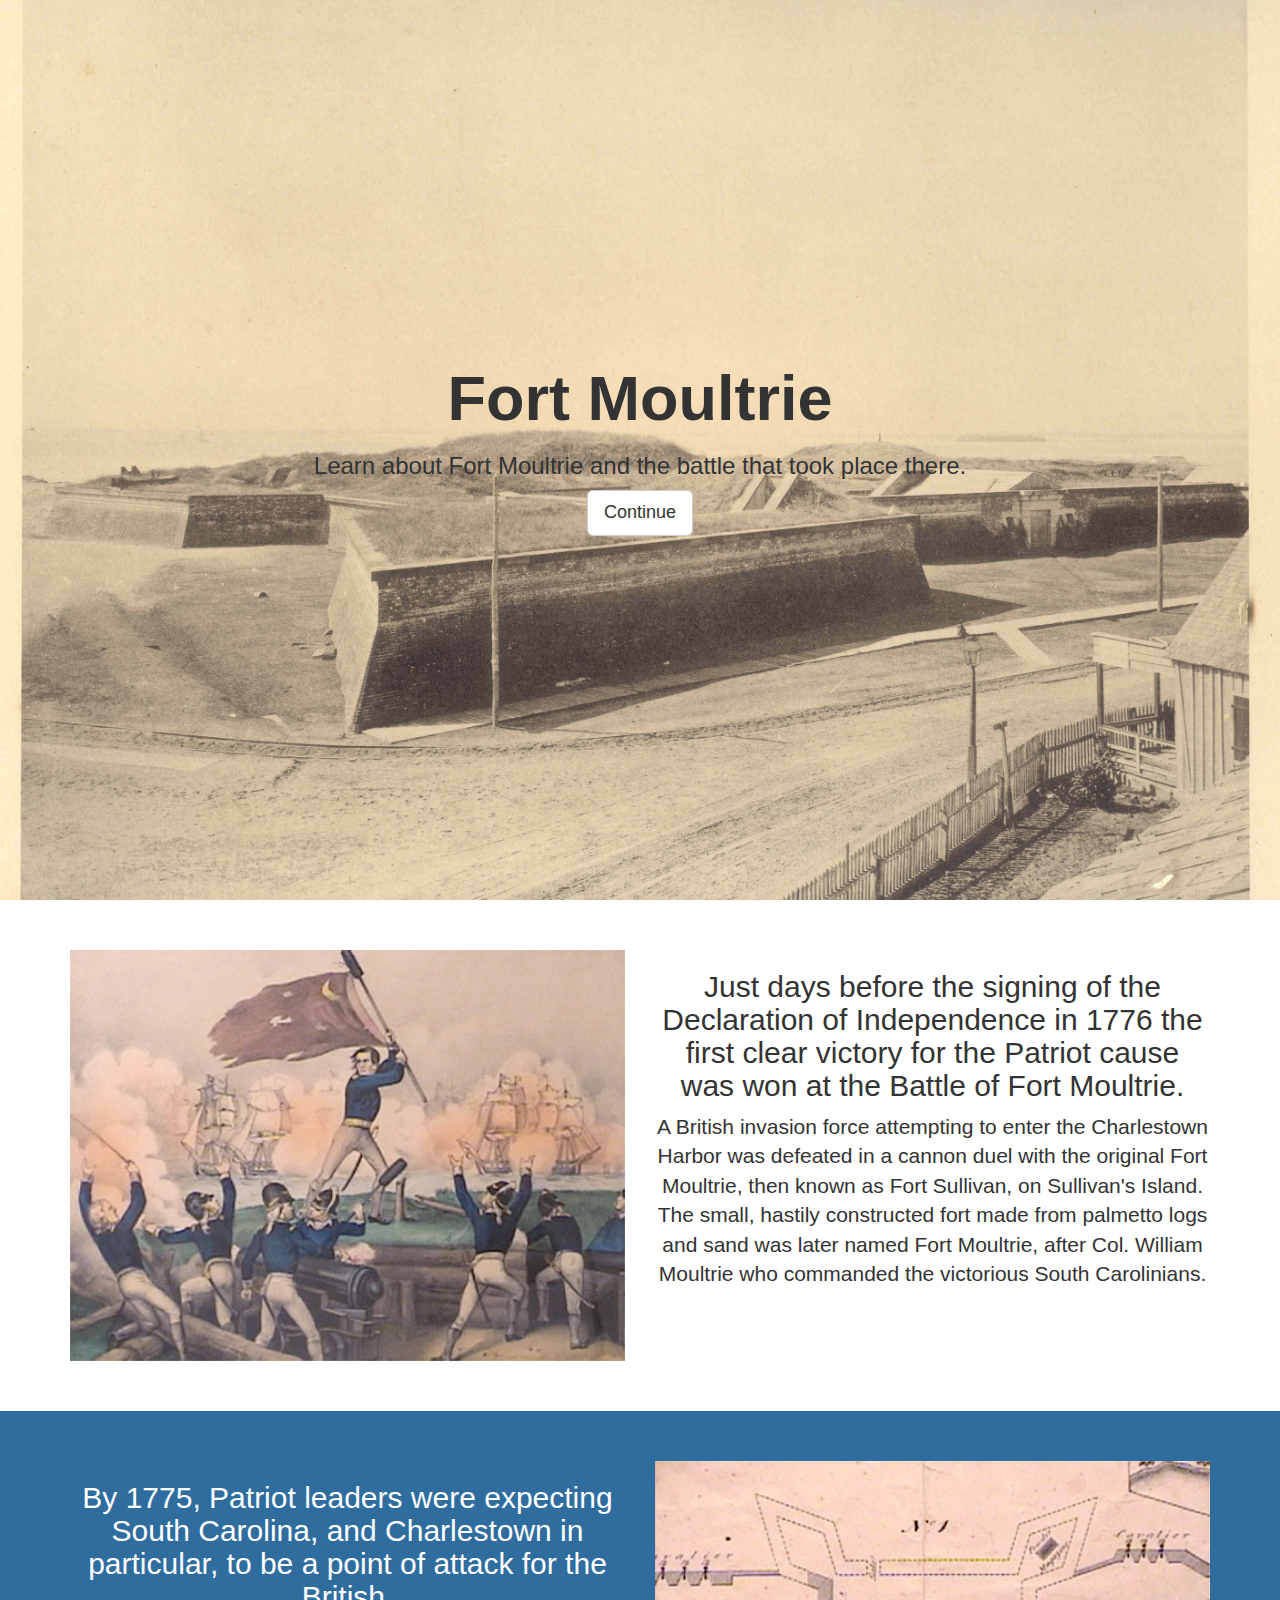
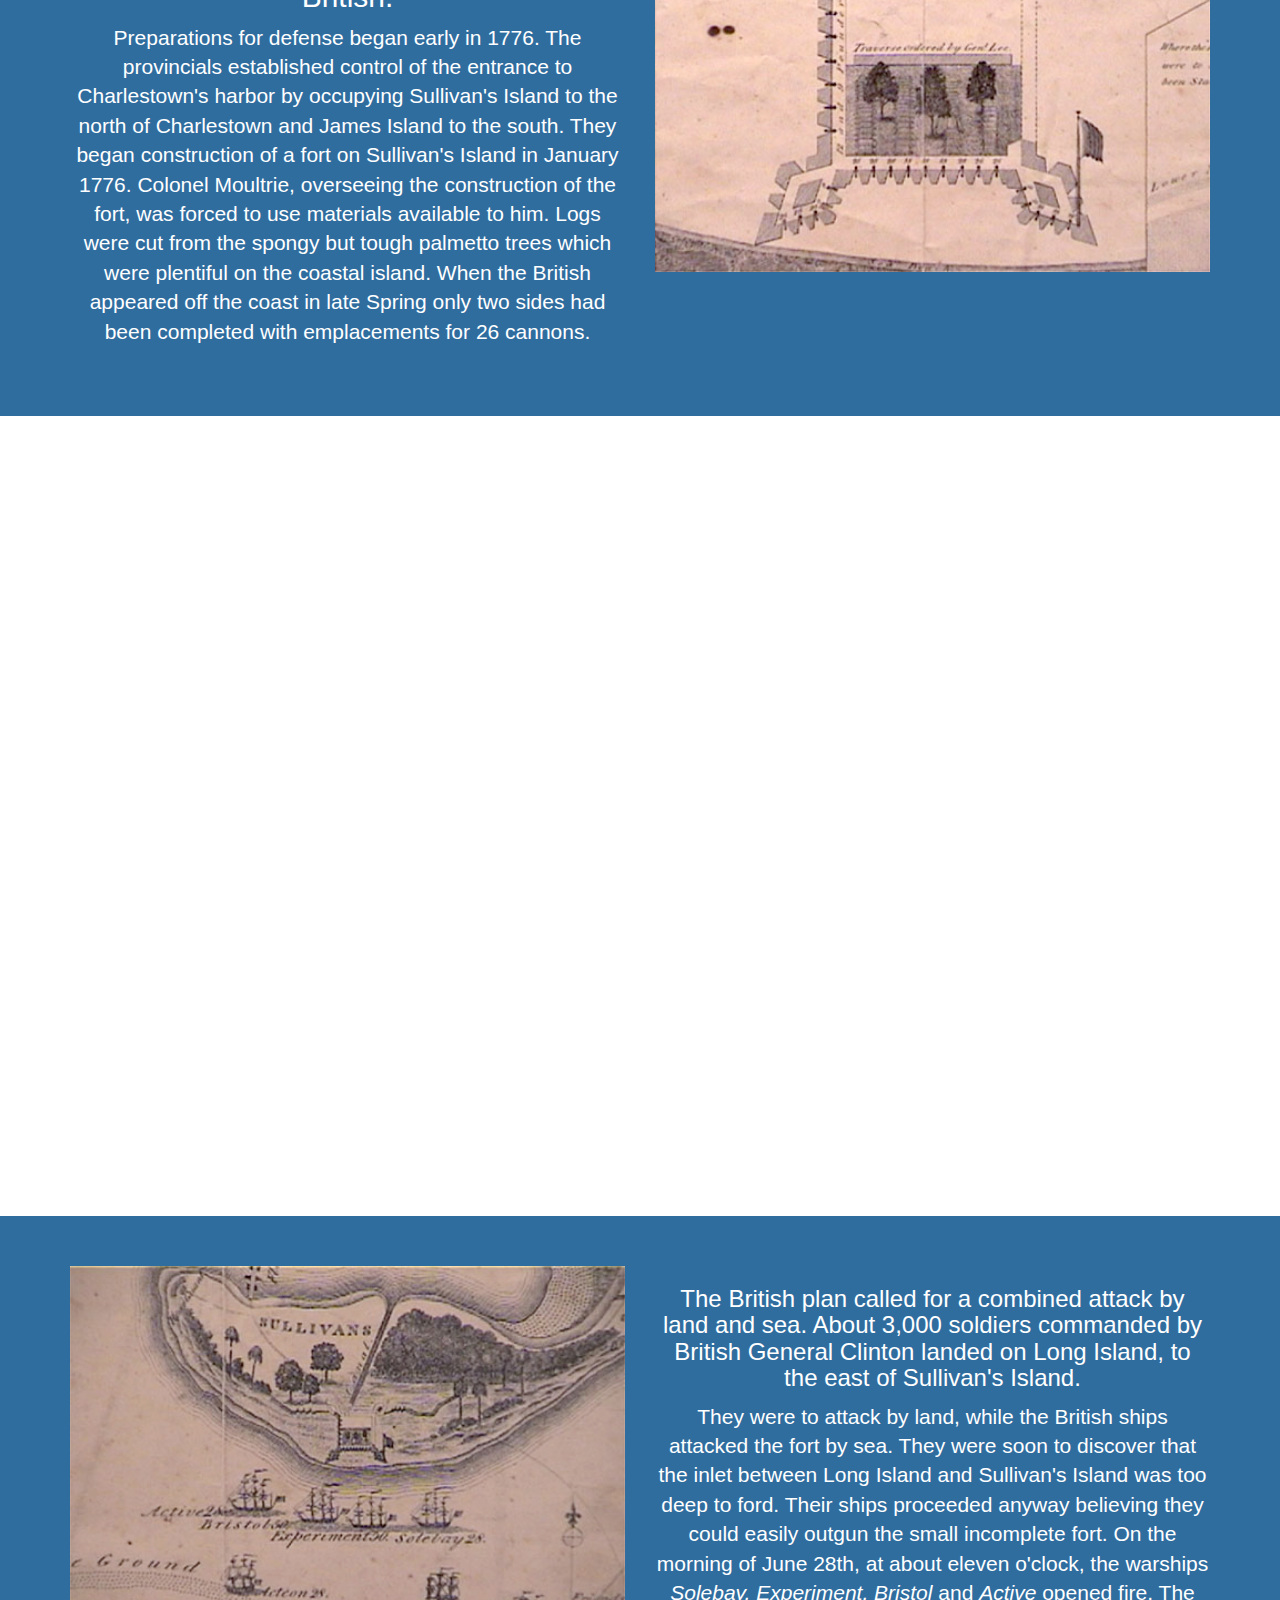
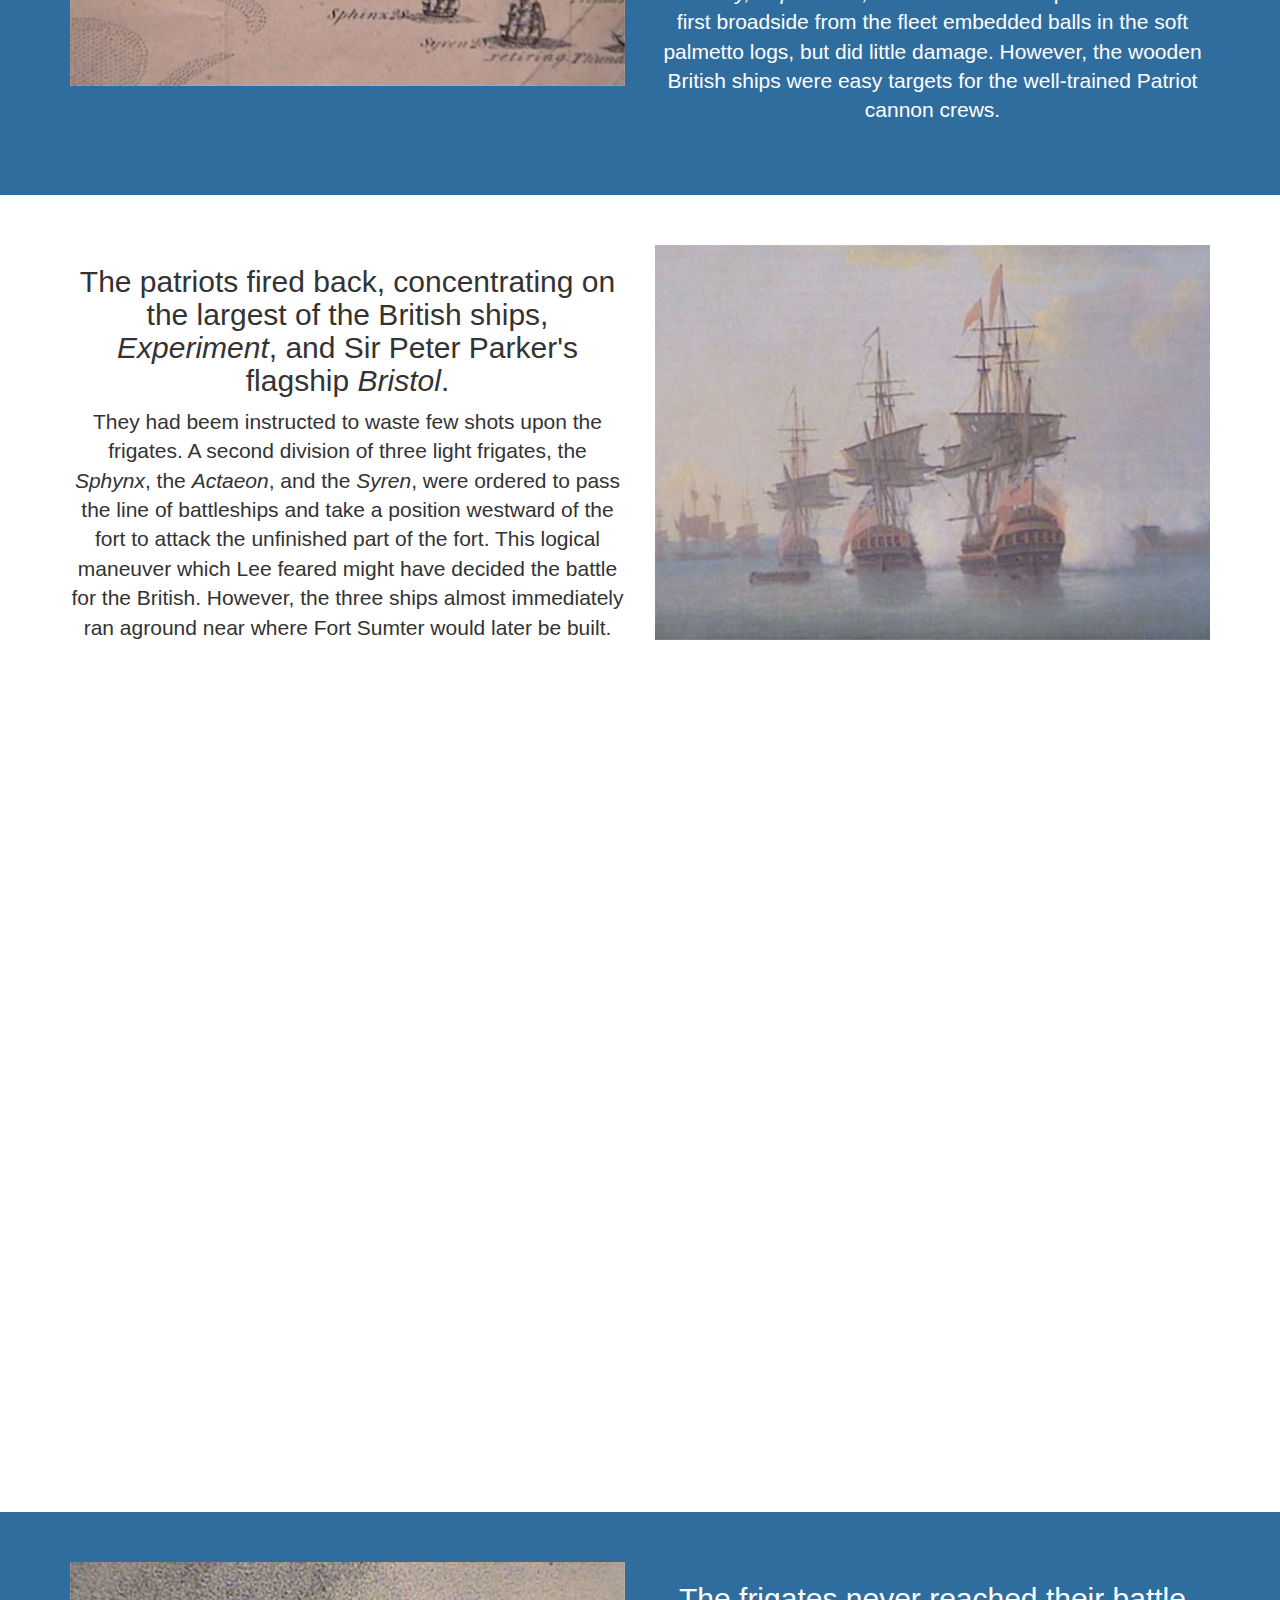
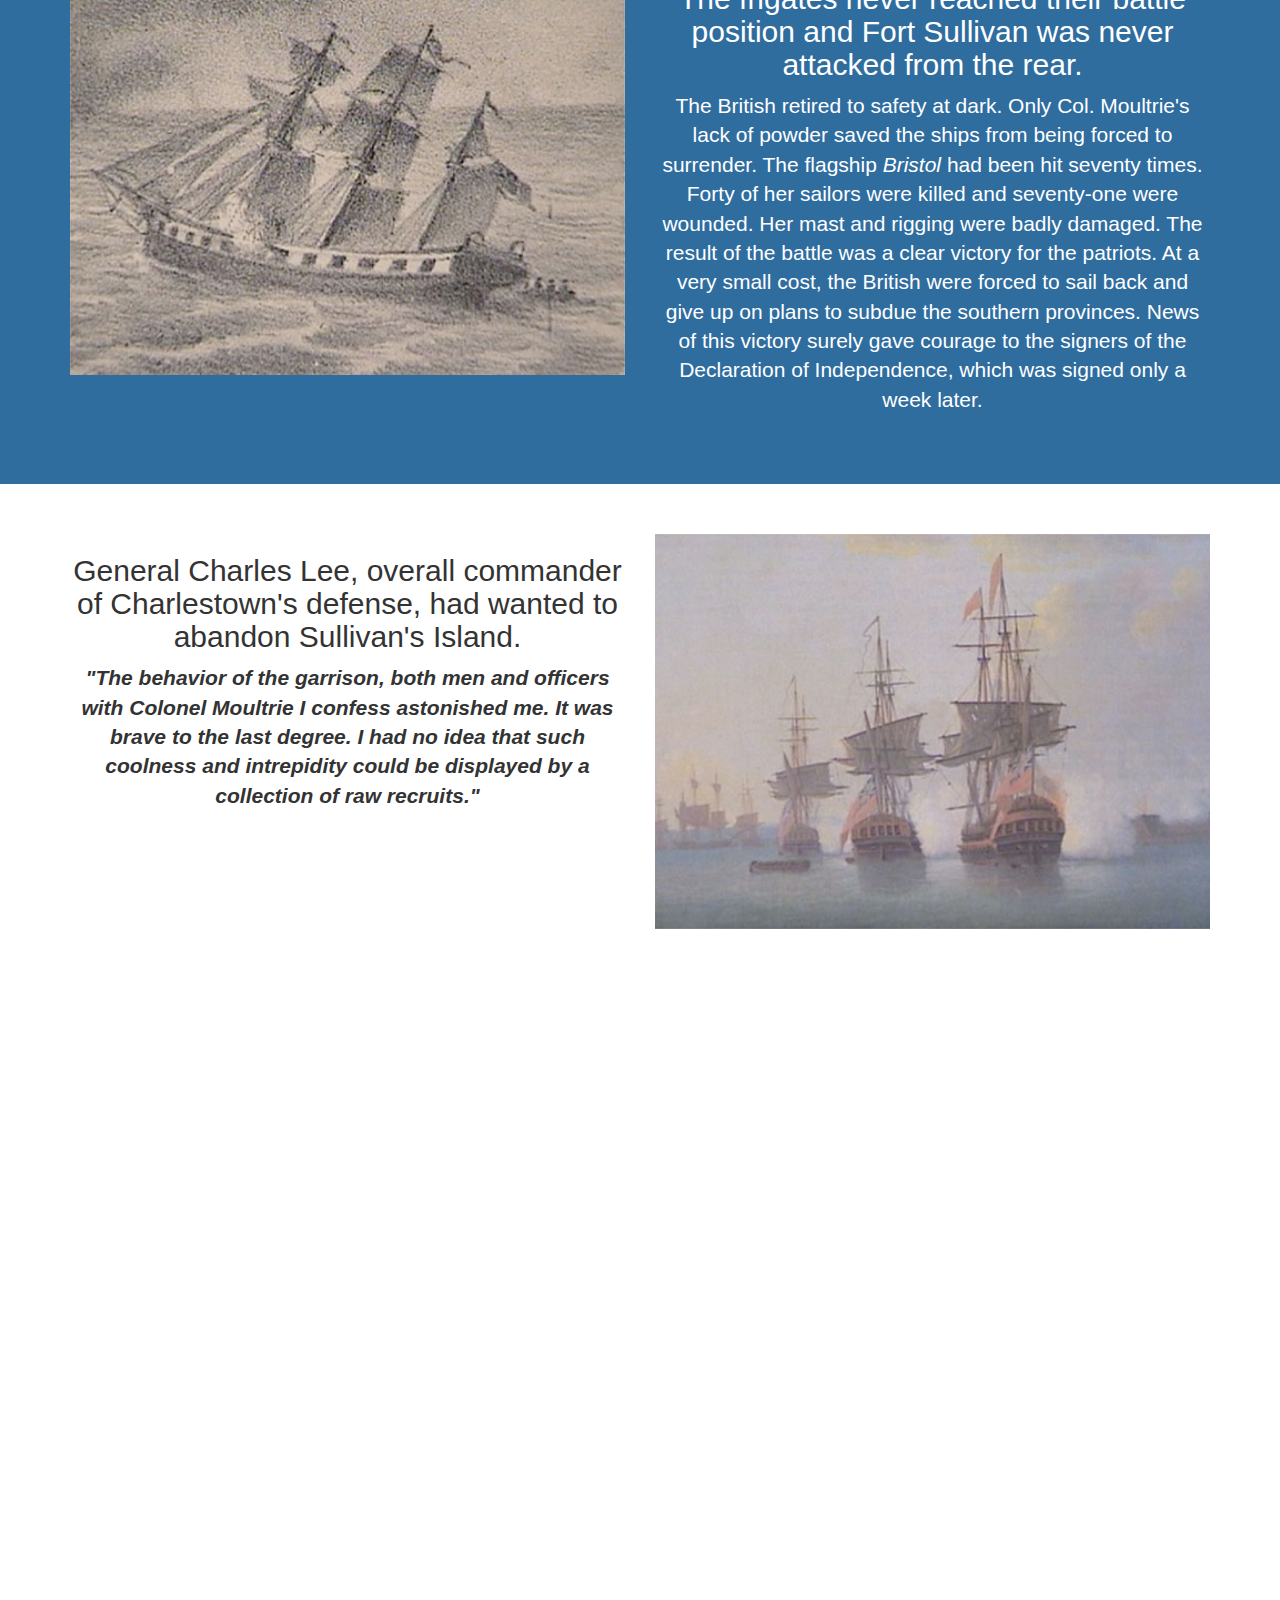
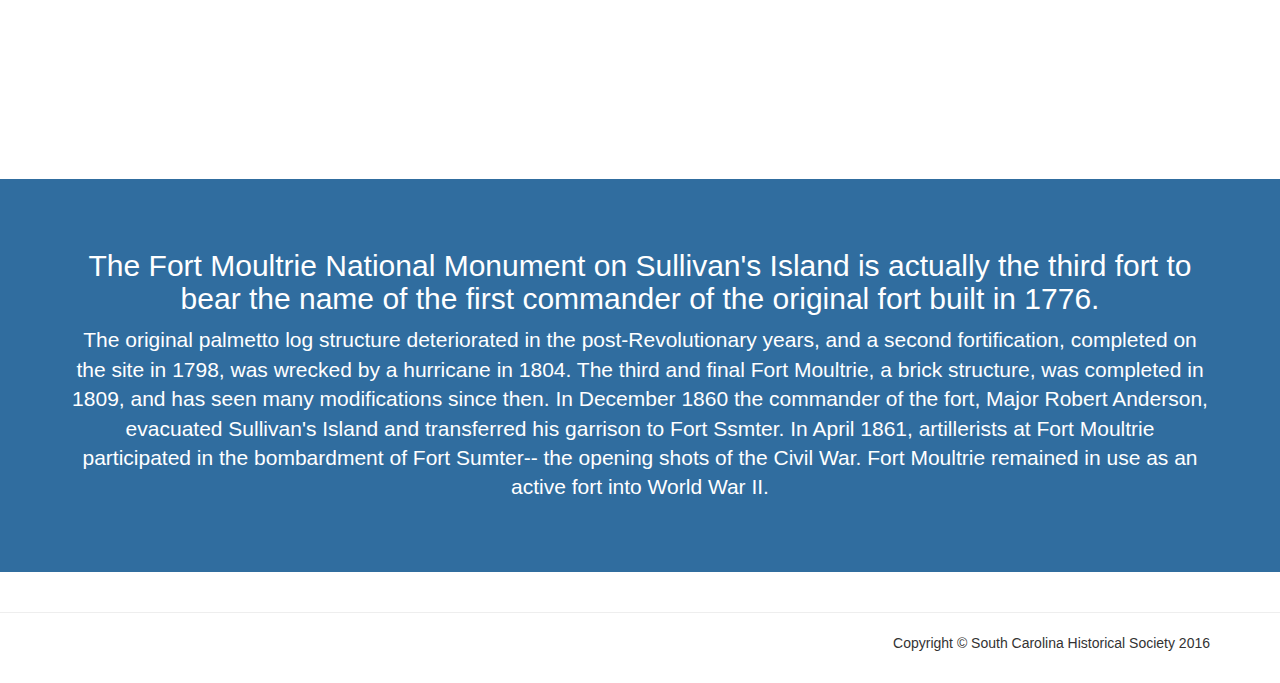
<file: index.html>
<!DOCTYPE html>
<html lang="en" >
<head>
  <meta charset="utf-8" />
  <meta name="author" content="Script Tutorials" />
  <title>The Battle of Fort Moultrie</title>
  <meta name="viewport" content="width=device-width, initial-scale=1.0, maximum-scale=1.0, user-scalable=no">

  <!-- attach CSS styles -->
  <link href="css/bootstrap.min.css" rel="stylesheet">
  <link href="css/style.css" rel="stylesheet" />
</head>
<body>


  <!-- 
  <nav class="navbar navbar-default navbar-fixed-top" role="navigation">
    <div class="container-fluid">
      <div class="navbar-header">
        <button type="button" class="navbar-toggle" data-toggle="collapse" data-target="#navbar-collapse-main">
          <span class="sr-only">Toggle navigation</span>
          <span class="icon-bar"></span>
          <span class="icon-bar"></span>
          <span class="icon-bar"></span>
        </button>
        <a class="navbar-brand" href="#">South Carolina Historical Society</a>
      </div>

      <div class="collapse navbar-collapse" id="navbar-collapse-main">
        <ul class="nav navbar-nav navbar-right">
          <li><a href="#home">Home</a></li>
          <li><a href="#about">About</a></li>
          <li><a href="#services">Services</a></li>
          <li><a href="#information">Information</a></li>
          <li><a href="#google_map">Contact</a></li>
          <li><a href="http://www.script-tutorials.com/bootstrap-one-page-template-with-parallax-effect/">Back to tutorial</a></li>
        </ul>
      </div>
    </div>
  </nav> -->

  <!-- first section - Home -->
  <div id="home" class="home">
    <div class="text-vcenter">
      <h1>Fort Moultrie</h1>
      <h3>Learn about Fort Moultrie and the battle that took place there.</h3>
      <a href="#about" class="btn btn-default btn-lg">Continue</a>
    </div>
  </div>
  <!-- /first section -->

  <!-- second section - About -->
  <div id="about" class="pad-section">
    <div class="container">
      <div class="row">
        <div class="col-sm-6">
          <img src="images/moultrie-flag-waving.jpg" alt="" />
        </div>
        <div class="col-sm-6 text-center">
          <h2>Just days before the signing of the Declaration of Independence in 1776 the first clear victory for the Patriot cause was won at the Battle of Fort Moultrie.</h2>
          <p class="lead">A British invasion force attempting to enter the Charlestown Harbor was defeated in a cannon duel with the original Fort Moultrie, then known as Fort Sullivan, on Sullivan's Island.  The small, hastily constructed fort made from palmetto logs and sand was later named Fort Moultrie, after Col. William Moultrie who commanded the victorious South Carolinians.</p>
        </div>
      </div>
    </div>
  </div>
  <!-- /second section -->

  <!-- third section - Services -->
  <div id="services" class="pad-section">
    <div class="container">
      <div class="row">
        <div class="col-sm-6 text-center">
          <h2>By 1775, Patriot leaders were expecting South Carolina, and Charlestown in particular, to be a point of attack for the British.</h2>
          <p class="lead">Preparations for defense began early in 1776.  The provincials established control of the entrance to Charlestown's harbor by occupying Sullivan's Island to the north of Charlestown and James Island to the south.  They began construction of a fort on Sullivan's Island in January 1776.  Colonel Moultrie, overseeing the construction of the fort, was forced to use materials available to him.  Logs were cut from the spongy but tough palmetto trees which were plentiful on the coastal island.  When the British appeared off the coast in late Spring only two sides had been completed with emplacements for 26 cannons.</p>
        </div>
        <div class="col-sm-6">
          <img src="images/fort-moultrie.jpg" alt="" />
        </div>
      </div>  
    </div>
  </div>
  <!-- /third section -->

  <!-- fourth section - Information -->
  <!-- fourth section - Information -->
<div id="information" class="pad-section">
  
</div>
<!-- /fourth section -->

  <!-- /fourth section -->

  <!-- fifth section -->
  <div id="services" class="pad-section">
    <div class="container">
      <div class="row">
        <div class="col-sm-6">
          <img src="images/moultrie-plan.jpg" alt="" />
        </div>
        <div class="col-sm-6 text-center">
          <h3>The British plan called for a combined attack by land and sea.  About 3,000 soldiers commanded by British General Clinton landed on Long Island, to the east of Sullivan's Island.</h3>
          <p class="lead">They were to attack by land, while the British ships attacked the fort by sea.  They were soon to discover that the inlet between Long Island and Sullivan's Island was too deep to ford.  Their ships proceeded anyway believing they could easily outgun the small incomplete fort.  On the morning of June 28th, at about eleven o'clock, the warships <i>Solebay, Experiment, Bristol</i> and <i>Active</i> opened fire.  The first broadside from the fleet embedded balls in the soft palmetto logs, but did little damage.  However, the wooden British ships were easy targets for the well-trained Patriot cannon crews.</p>
        </div>
      </div>
    </div>
  </div>
  <!-- /fifth section -->

  <div id="moultrie-battle" class="pad-section">
    <div class="container">
      <div class="row">
        <div class="col-sm-6 text-center">
          <h2>The patriots fired back, concentrating on the largest of the British ships,  <i>Experiment</i>, and Sir Peter Parker's flagship <i>Bristol</i>.</h2>
          <p class="lead">They had beem instructed to waste few shots upon the frigates.  A second division of three light frigates, the <i>Sphynx</i>, the <i>Actaeon</i>, and the <i>Syren</i>, were ordered to pass the line of battleships and take a position westward of the fort to attack the unfinished part of the fort.  This logical maneuver which Lee feared might have decided the battle for the British.  However, the three ships almost immediately ran aground near where Fort Sumter would later be built.</p>
        </div>
        <div class="col-sm-6">
          <img src="images/moultrie-ships.jpg" alt="" />
        </div>
      </div>
    </div>
  </div>

  <div id="battle" class="pad-section">
  
</div>

  <div id="services" class="pad-section">
    <div class="container">
      <div class="row">
        <div class="col-sm-6">
          <img src="images/moultrie-victory.jpg" alt="" />
        </div>
        <div class="col-sm-6 text-center">
          <h2>The frigates never reached their battle position and Fort Sullivan was never attacked from the rear.</h2>
          <p class="lead">The British retired to safety at dark.  Only Col. Moultrie's lack of powder saved the ships from being forced to surrender.  The flagship <i>Bristol</i> had been hit seventy times.  Forty of her sailors were killed and seventy-one were wounded.  Her mast and rigging were badly damaged.  The result of the battle was a clear victory for the patriots.  At a very small cost, the British were forced to sail back and give up on plans to subdue the southern provinces.  News of this victory surely gave courage to the signers of the Declaration of Independence, which was signed only a week later.</p>
        </div>
      </div>
    </div>
  </div>

<div id="moultrie-conclusion" class="pad-section">
    <div class="container">
      <div class="row">
        <div class="col-sm-6 text-center">
          <h2>General Charles Lee, overall commander of Charlestown's defense, had wanted to abandon Sullivan's Island.  </h2>
          <p class="lead"><i><b>"The behavior of the garrison, both men and officers with Colonel Moultrie I confess astonished me.  It was brave to the last degree.  I had no idea that such coolness and intrepidity could be displayed by a collection of raw recruits."</b></i>  </p>
        </div>
        <div class="col-sm-6">
          <img src="images/moultrie-ships.jpg" alt="" />
        </div>
      </div>
    </div>
  </div>
  
  <div id="rendering" class="pad-section">
  
</div>

<div id="services" class="pad-section">
    <div class="container">
      <div class="row">
        <div class="col-sm-12 text-center">
          <h2>The Fort Moultrie National Monument on Sullivan's Island is actually the third fort to bear the name of the first commander of the original fort built in 1776.  </h2>
          <p class="lead">The original palmetto log structure deteriorated in the post-Revolutionary years, and a second fortification, completed on the site in 1798, was wrecked by a hurricane in 1804.  The third and final Fort Moultrie, a brick structure, was completed in 1809, and has seen many modifications since then.  In December 1860 the commander of the fort, Major Robert Anderson, evacuated Sullivan's Island and transferred his garrison to Fort Ssmter.  In April 1861, artillerists at Fort Moultrie participated in the bombardment of Fort Sumter-- the opening shots of the Civil War.  Fort Moultrie remained in use as an active fort into World War II. </p>
        </div>
      </div>
    </div>
  </div>


  <!-- footer -->
  <footer>
    <hr />
    <div class="container">
      <p class="text-right">Copyright &copy; South Carolina Historical Society 2016</p>
    </div>
  </footer>
  <!-- /footer -->

  <!-- attach JavaScripts -->
  <script src="js/jquery-1.10.2.js"></script>
  <script src="js/bootstrap.min.js"></script>
  <script src="//maps.google.com/maps/api/js?sensor=true"></script>
  <script src="js/main.js"></script>
</body>
</html>
</file>
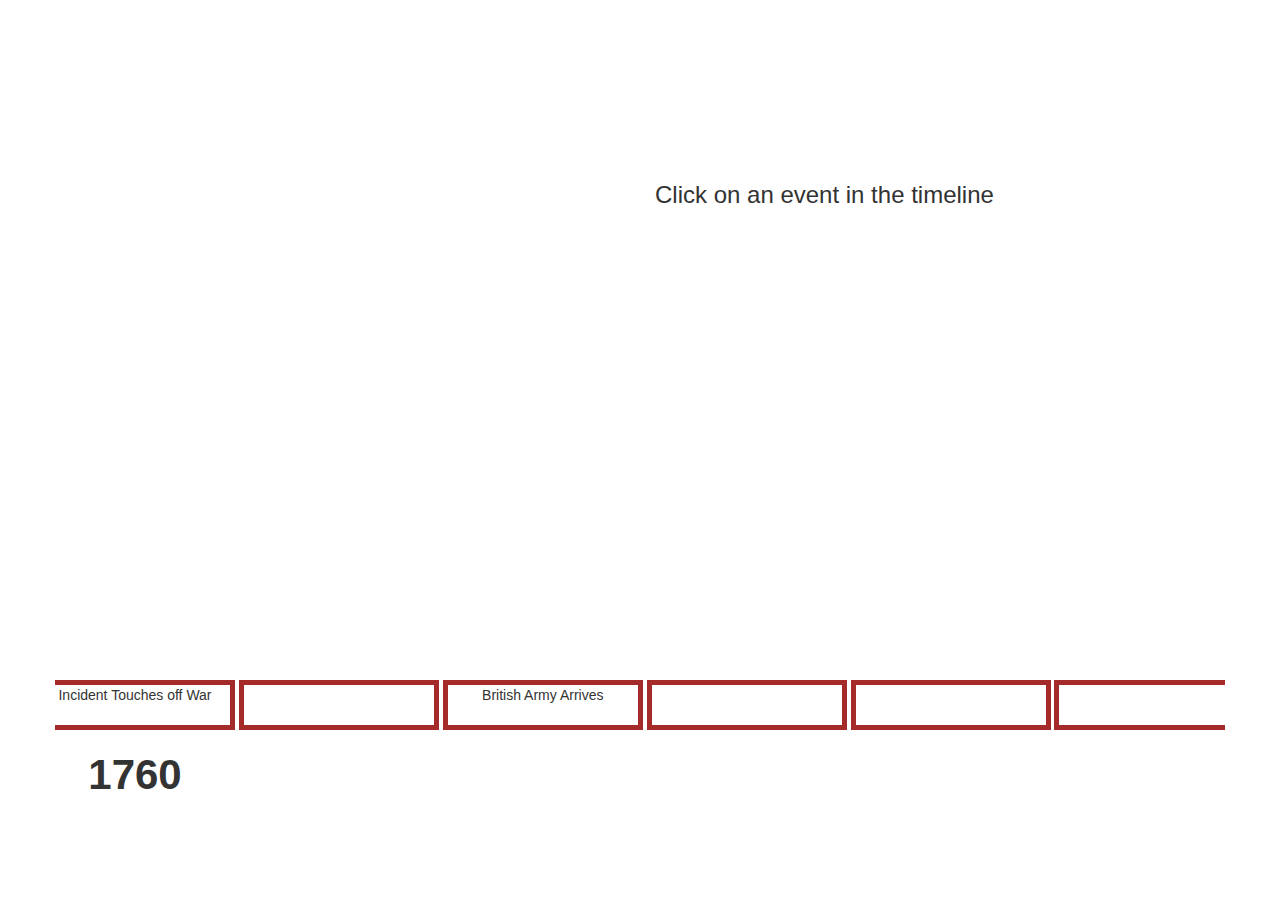
<file: timeline.html>
<!DOCTYPE html>
<html lang="en">
<head>
	<title>Revolutionary War Timeline</title>
	<meta charset="utf-8" />
	<meta content="width=device-width, initial-scale=1" name="viewport" />
<link rel="stylesheet" href="http://maxcdn.bootstrapcdn.com/bootstrap/3.3.6/css/bootstrap.min.css">
  <script src="https://ajax.googleapis.com/ajax/libs/jquery/1.12.0/jquery.min.js"></script>
  <script src="http://maxcdn.bootstrapcdn.com/bootstrap/3.3.6/js/bootstrap.min.js"></script>

   <script>
   $( document ).ready(function() {
    loadDoc();
});
        function loadDoc() {
          var xhttp = new XMLHttpRequest();
          xhttp.onreadystatechange = function() {
            if (xhttp.readyState == 4 && xhttp.status == 200) {
                setData(xhttp);
            }
          };
          xhttp.open("GET", "timeline.xml", true);
          xhttp.send();
        }
       function setData(xml){
            var titleTxt,titlex,paraTxt,parax,imageTxt,imagex,dateTxt,datex;
            var xmlDoc = xml.responseXML;
            titleTxt="";
            paraTxt="";
            imageTxt="";
            dateTxt="";
            titlex=xmlDoc.getElementsByTagName("title"); 
            parax=xmlDoc.getElementsByTagName("desc");
            imagex=xmlDoc.getElementsByTagName("img");
            datex=xmlDoc.getElementsByTagName("date");
           
           $(".DocumentItem").click(function(){
               var id = $(this).attr('id');
               
               titleTxt= titlex[id].firstChild.nodeValue;
               paraTxt= parax[id].firstChild.nodeValue;
               imageTxt= imagex[id].firstChild.nodeValue;
               dateTxt= datex[id].firstChild.nodeValue;
               document.getElementById("inputh").innerHTML=titleTxt;
               document.getElementById("inputp").innerHTML=paraTxt;
               document.getElementById("inputd").innerHTML=dateTxt;
               document.getElementById("inputimg").innerHTML="<img id='images' src='"+imageTxt+"'>";
               
           });
           $(function() {

                $("#timeline").mousewheel(function(event, delta) {
                this.scrollLeft -= (delta * 30);
                event.preventDefault();

            });

});
       }
    
       
</script>
</head>
<body>

<div class="container container-table">
    <div class="row vertical-center-row">
        <!-- <div class="text-center col-md-4 col-md-offset-4" style="background:red">TEXT</div> -->
        <div id="inputimg" class="col-sm-6">
        
          	
    	</div>
    	<div class="col-sm-6">
            <h3 id="inputd"></h3>
      		<h3 id="inputh">Click on an event in the timeline</h3>
      		<p id="inputp"></p>
      		
    	</div>

    </div>
</div>

<div class="container" id="timeline">
<div class="row">
<div class="DocumentList">
<div class="row">
<ul class="list-inline">
    <li class="DocumentItem"><span>&nbsp;</span></li>
    <li class="DocumentItem"><span>&nbsp;</span></li>
    <li class="DocumentItem"><span>&nbsp;</span></li>
    <li class="DocumentItem"><span>&nbsp;</span></li>
    <li class="DocumentItem"><span>&nbsp;</span></li>
    <li class="DocumentItem"><span>&nbsp;</span></li>
    
    <li class="DocumentItem"><span>&nbsp;</span></li>
    <li class="DocumentItem"><span>&nbsp;</span></li>
    <li class="DocumentItem"><span>&nbsp;</span></li>
    <li class="DocumentItem"><span>&nbsp;</span></li>
    <li class="DocumentItem"><span>&nbsp;</span></li>
    <li class="DocumentItem"><span>&nbsp;</span></li>
    
    <li class="DocumentItem"><span>&nbsp;</span></li>
    <li class="DocumentItem"><span>&nbsp;</span></li>
    <li class="DocumentItem"><span>&nbsp;</span></li>
    <li class="DocumentItem"><span>&nbsp;</span></li>
    <li class="DocumentItem"><span>&nbsp;</span></li>
    <li class="DocumentItem"><span>&nbsp;</span></li>
    
    <li class="DocumentItem"><span>&nbsp;</span></li>
    <li class="DocumentItem"><span>&nbsp;</span></li>
    <li class="DocumentItem"><span>&nbsp;</span></li>
    <li class="DocumentItem"><span>&nbsp;</span></li>
    <li class="DocumentItem"><span>&nbsp;</span></li>
    <li class="DocumentItem"><span>&nbsp;</span></li>
    
    <li class="DocumentItem"><span>&nbsp;</span></li>
    <li class="DocumentItem"><span>&nbsp;</span></li>
    <li class="DocumentItem"><span>&nbsp;</span></li>
    <li class="DocumentItem"><span>&nbsp;</span></li>
    <li class="DocumentItem"><span>&nbsp;</span></li>
    <li class="DocumentItem"><span>&nbsp;</span></li>
    
    <li class="DocumentItem"><span>&nbsp;</span></li>
    <li class="DocumentItem"><span>&nbsp;</span></li>
    <li class="DocumentItem"><span>&nbsp;</span></li>
    <li class="DocumentItem"><span>&nbsp;</span></li>
    <li class="DocumentItem"><span>&nbsp;</span></li>
    <li class="DocumentItem"><span>&nbsp;</span></li>
    
    <li class="DocumentItem"><span>&nbsp;</span></li>
    <li class="DocumentItem"><span>&nbsp;</span></li>
    <li class="DocumentItem"><span>&nbsp;</span></li>
    <li class="DocumentItem"><span>&nbsp;</span></li>
    <li class="DocumentItem"><span>&nbsp;</span></li>
    <li class="DocumentItem"><span>&nbsp;</span></li>
    
    <li class="DocumentItem"><span>&nbsp;</span></li>
    <li class="DocumentItem"><span>&nbsp;</span></li>
    <li class="DocumentItem"><span>&nbsp;</span></li>
    <li class="DocumentItem"><span>&nbsp;</span></li>
    <li class="DocumentItem"><span>&nbsp;</span></li>
    <li class="DocumentItem"><span>&nbsp;</span></li>
    
    <li class="DocumentItem"><span>&nbsp;</span></li>
    <li class="DocumentItem"><span>&nbsp;</span></li>
    <li class="DocumentItem"><span>&nbsp;</span></li>
    <li class="DocumentItem"><span>&nbsp;</span></li>
    <li class="DocumentItem"><span>&nbsp;</span></li>
    <li class="DocumentItem"><span>&nbsp;</span></li>
    
    <li class="DocumentItem"><span>&nbsp;</span></li>
    <li class="DocumentItem"><span>&nbsp;</span></li>
    <li class="DocumentItem"><span>&nbsp;</span></li>
    <li class="DocumentItem"><span>&nbsp;</span></li>
    <li class="DocumentItem"><span>&nbsp;</span></li>
    <li class="DocumentItem"><span>&nbsp;</span></li>
    
    <li class="DocumentItem"><span>&nbsp;</span></li>
    <li class="DocumentItem"><span>&nbsp;</span></li>
    <li class="DocumentItem"><span>&nbsp;</span></li>
    <li class="DocumentItem"><span>&nbsp;</span></li>
    <li class="DocumentItem"><span>&nbsp;</span></li>
    <li class="DocumentItem"><span>&nbsp;</span></li>
    
    <li class="DocumentItem"><span>&nbsp;</span></li>
    <li class="DocumentItem"><span>&nbsp;</span></li>
    <li class="DocumentItem"><span>&nbsp;</span></li>
    <li class="DocumentItem"><span>&nbsp;</span></li>
    <li class="DocumentItem"><span>&nbsp;</span></li>
    <li class="DocumentItem"><span>&nbsp;</span></li>
    
    <li class="DocumentItem"><span>&nbsp;</span></li>
    <li class="DocumentItem"><span>&nbsp;</span></li>
    <li class="DocumentItem"><span>&nbsp;</span></li>
    <li class="DocumentItem"><span>&nbsp;</span></li>
    <li class="DocumentItem"><span>&nbsp;</span></li>
    <li class="DocumentItem"><span>&nbsp;</span></li>
    
    <li class="DocumentItem"><span>&nbsp;</span></li>
    <li class="DocumentItem"><span>&nbsp;</span></li>
    <li class="DocumentItem"><span>&nbsp;</span></li>
    <li class="DocumentItem"><span>&nbsp;</span></li>
    <li class="DocumentItem"><span>&nbsp;</span></li>
    <li class="DocumentItem"><span>&nbsp;</span></li>
    
    <li class="DocumentItem"><span>&nbsp;</span></li>
    <li class="DocumentItem"><span>&nbsp;</span></li>
    <li class="DocumentItem"><span>&nbsp;</span></li>
    <li class="DocumentItem"><span>&nbsp;</span></li>
    <li class="DocumentItem"><span>&nbsp;</span></li>
    <li class="DocumentItem"><span>&nbsp;</span></li>
    
    <li class="DocumentItem"><span>&nbsp;</span></li>
    <li class="DocumentItem"><span>&nbsp;</span></li>
    <li class="DocumentItem"><span>&nbsp;</span></li>
    <li class="DocumentItem"><span>&nbsp;</span></li>
    <li class="DocumentItem"><span>&nbsp;</span></li>
    <li class="DocumentItem southern" id="84"><span>British Capture Savannah</span></li>
    
    <li class="DocumentItem southern"><span>&nbsp;</span></li>
    <li class="DocumentItem southern"><span>&nbsp;</span></li>
    <li class="DocumentItem southern"><span>&nbsp;</span></li>
    <li class="DocumentItem southern"><span>&nbsp;</span></li>
    <li class="DocumentItem southern"><span>&nbsp;</span></li>
    <li class="DocumentItem southern"><span>&nbsp;</span></li>
    
    <li class="DocumentItem southern"><span>&nbsp;</span></li>
    <li class="DocumentItem southern"><span>&nbsp;</span></li>
    <li class="DocumentItem southern"><span>&nbsp;</span></li>
    <li class="DocumentItem southern"><span>&nbsp;</span></li>
    <li class="DocumentItem southern"><span>&nbsp;</span></li>
    <li class="DocumentItem southern"><span>&nbsp;</span></li>
    
    <li class="DocumentItem southern"><span>&nbsp;</span></li>
    <li class="DocumentItem southern"><span>&nbsp;</span></li>
    <li class="DocumentItem southern"><span>&nbsp;</span></li>
    <li class="DocumentItem southern"><span>&nbsp;</span></li>
    <li class="DocumentItem southern"><span>&nbsp;</span></li>
    <li class="DocumentItem southern"><span>&nbsp;</span></li>
    
    <li class="DocumentItem southern"><span>&nbsp;</span></li>
    <li class="DocumentItem southern"><span>&nbsp;</span></li>
    <li class="DocumentItem southern"><span>&nbsp;</span></li>
    <li class="DocumentItem southern"><span>&nbsp;</span></li>
    <li class="DocumentItem southern"><span>&nbsp;</span></li>
    <li class="DocumentItem southern"><span>&nbsp;</span></li>
    
    <li class="DocumentItem southern" id="85"><span>Seige of Charleston</span></li>
    <li class="DocumentItem southern" id="86"><span>Buford's Massacre</span></li>
    <li class="DocumentItem southern" id="87"><span>Clinton Pardons Malitia</span></li>
    <li class="DocumentItem southern" id="88"><span>Clinton Abolishes Parole</span></li>
    <li class="DocumentItem southern" id="89"><span>Clinton Congratulated</span></li>
    <li class="DocumentItem southern" id="90"><span>Battle of Camden</span></li>
    
    <li class="DocumentItem"><span>&nbsp;</span></li>
    <li class="DocumentItem"><span>&nbsp;</span></li>
    <li class="DocumentItem"><span>&nbsp;</span></li>
    <li class="DocumentItem"><span>&nbsp;</span></li>
    <li class="DocumentItem"><span>&nbsp;</span></li>
    <li class="DocumentItem"><span>&nbsp;</span></li>
</ul>
</div>

<div class="row">
<ul class="list-inline">
	<li class="DocumentItem"><span>&nbsp;</span></li>
    <li class="DocumentItem"><span>&nbsp;</span></li>
    <li class="DocumentItem"><span>&nbsp;</span></li>
    <li class="DocumentItem"><span>&nbsp;</span></li>
    <li class="DocumentItem"><span>&nbsp;</span></li>
    <li class="DocumentItem"><span>&nbsp;</span></li>
    
    <li class="DocumentItem"><span>&nbsp;</span></li>
    <li class="DocumentItem"><span>&nbsp;</span></li>
    <li class="DocumentItem"><span>&nbsp;</span></li>
    <li class="DocumentItem"><span>&nbsp;</span></li>
    <li class="DocumentItem"><span>&nbsp;</span></li>
    <li class="DocumentItem"><span>&nbsp;</span></li>
    
    <li class="DocumentItem"><span>&nbsp;</span></li>
    <li class="DocumentItem"><span>&nbsp;</span></li>
    <li class="DocumentItem"><span>&nbsp;</span></li>
    <li class="DocumentItem"><span>&nbsp;</span></li>
    <li class="DocumentItem"><span>&nbsp;</span></li>
    <li class="DocumentItem"><span>&nbsp;</span></li>
    
    <li class="DocumentItem"><span>&nbsp;</span></li>
    <li class="DocumentItem"><span>&nbsp;</span></li>
    <li class="DocumentItem"><span>&nbsp;</span></li>
    <li class="DocumentItem"><span>&nbsp;</span></li>
    <li class="DocumentItem"><span>&nbsp;</span></li>
    <li class="DocumentItem"><span>&nbsp;</span></li>
    
    <li class="DocumentItem"><span>&nbsp;</span></li>
    <li class="DocumentItem"><span>&nbsp;</span></li>
    <li class="DocumentItem"><span>&nbsp;</span></li>
    <li class="DocumentItem"><span>&nbsp;</span></li>
    <li class="DocumentItem"><span>&nbsp;</span></li>
    <li class="DocumentItem"><span>&nbsp;</span></li>
    
    <li class="DocumentItem"><span>&nbsp;</span></li>
    <li class="DocumentItem"><span>&nbsp;</span></li>
    <li class="DocumentItem"><span>&nbsp;</span></li>
    <li class="DocumentItem"><span>&nbsp;</span></li>
    <li class="DocumentItem"><span>&nbsp;</span></li>
    <li class="DocumentItem"><span>&nbsp;</span></li>
    
    <li class="DocumentItem"><span>&nbsp;</span></li>
    <li class="DocumentItem"><span>&nbsp;</span></li>
    <li class="DocumentItem"><span>&nbsp;</span></li>
    <li class="DocumentItem"><span>&nbsp;</span></li>
    <li class="DocumentItem"><span>&nbsp;</span></li>
    <li class="DocumentItem"><span>&nbsp;</span></li>
    
    <li class="DocumentItem"><span>&nbsp;</span></li>
    <li class="DocumentItem"><span>&nbsp;</span></li>
    <li class="DocumentItem"><span>&nbsp;</span></li>
    <li class="DocumentItem"><span>&nbsp;</span></li>
    <li class="DocumentItem"><span>&nbsp;</span></li>
    <li class="DocumentItem"><span>&nbsp;</span></li>
    
    <li class="DocumentItem"><span>&nbsp;</span></li>
    <li class="DocumentItem"><span>&nbsp;</span></li>
    <li class="DocumentItem"><span>&nbsp;</span></li>
    <li class="DocumentItem"><span>&nbsp;</span></li>
    <li class="DocumentItem"><span>&nbsp;</span></li>
    <li class="DocumentItem"><span>&nbsp;</span></li>
    
    <li class="DocumentItem"><span>&nbsp;</span></li>
    <li class="DocumentItem"><span>&nbsp;</span></li>
    <li class="DocumentItem"><span>&nbsp;</span></li>
    <li class="DocumentItem"><span>&nbsp;</span></li>
    <li class="DocumentItem"><span>&nbsp;</span></li>
    <li class="DocumentItem"><span>&nbsp;</span></li>
    
    <li class="DocumentItem"><span>&nbsp;</span></li>
    <li class="DocumentItem"><span>&nbsp;</span></li>
    <li class="DocumentItem"><span>&nbsp;</span></li>
    <li class="DocumentItem"><span>&nbsp;</span></li>
    <li class="DocumentItem"><span>&nbsp;</span></li>
    <li class="DocumentItem"><span>&nbsp;</span></li>
    
    <li class="DocumentItem"><span>&nbsp;</span></li>
    <li class="DocumentItem"><span>&nbsp;</span></li>
    <li class="DocumentItem"><span>&nbsp;</span></li>
    <li class="DocumentItem"><span>&nbsp;</span></li>
    <li class="DocumentItem"><span>&nbsp;</span></li>
    <li class="DocumentItem"><span>&nbsp;</span></li>
    
    <li class="DocumentItem"><span>&nbsp;</span></li>
    <li class="DocumentItem"><span>&nbsp;</span></li>
    <li class="DocumentItem"><span>&nbsp;</span></li>
    <li class="DocumentItem"><span>&nbsp;</span></li>
    <li class="DocumentItem"><span>&nbsp;</span></li>
    <li class="DocumentItem"><span>&nbsp;</span></li>
    
    <li class="DocumentItem"><span>&nbsp;</span></li>
    <li class="DocumentItem"><span>&nbsp;</span></li>
    <li class="DocumentItem"><span>&nbsp;</span></li>
    <li class="DocumentItem"><span>&nbsp;</span></li>
    <li class="DocumentItem"><span>&nbsp;</span></li>
    <li class="DocumentItem"><span>&nbsp;</span></li>
    
    <li class="DocumentItem"><span>&nbsp;</span></li>
    <li class="DocumentItem"><span>&nbsp;</span></li>
    <li class="DocumentItem"><span>&nbsp;</span></li>
    <li class="DocumentItem"><span>&nbsp;</span></li>
    <li class="DocumentItem"><span>&nbsp;</span></li>
    <li class="DocumentItem"><span>&nbsp;</span></li>
    
    <li class="DocumentItem"><span>&nbsp;</span></li>
    <li class="DocumentItem"><span>&nbsp;</span></li>
    <li class="DocumentItem"><span>&nbsp;</span></li>
    <li class="DocumentItem"><span>&nbsp;</span></li>
    <li class="DocumentItem"><span>&nbsp;</span></li>
    <li class="DocumentItem"><span>&nbsp;</span></li>
    
    <li class="DocumentItem indians" id="77"><span>Cherokees Attack Frontier</span></li>
    <li class="DocumentItem indians" id="78"><span>Lyndley's Fort</span></li>
    <li class="DocumentItem indians" id="79"><span>Cherokees Ambush Williamson</span></li>
    <li class="DocumentItem indians" id="80"><span>Pickens Holds Off Cherokees</span></li>
    <li class="DocumentItem indians" id="81"><span>Cherokees Defeated</span></li>
    <li class="DocumentItem indians" id="82"><span>Cherokee Town Burned</span></li>
    
    <li class="DocumentItem indians"><span>&nbsp;</span></li>
    <li class="DocumentItem indians"><span>&nbsp;</span></li>
    <li class="DocumentItem indians" id="83"><span>Cherokees Surrender</span></li>
    <li class="DocumentItem"><span>&nbsp;</span></li>
    <li class="DocumentItem"><span>&nbsp;</span></li>
    <li class="DocumentItem"><span>&nbsp;</span></li>
    
</ul>
</div>

<div class="row">
<ul class="list-inline">
	<li class="DocumentItem"><span>&nbsp;</span></li>
    <li class="DocumentItem"><span>&nbsp;</span></li>
    <li class="DocumentItem"><span>&nbsp;</span></li>
	<li class="DocumentItem"><span>&nbsp;</span></li>
	<li class="DocumentItem"><span>&nbsp;</span></li>
	<li class="DocumentItem"><span>&nbsp;</span></li>
    
    <li class="DocumentItem"><span>&nbsp;</span></li>
	<li class="DocumentItem"><span>&nbsp;</span></li>
	<li class="DocumentItem"><span>&nbsp;</span></li>
	<li class="DocumentItem"><span>&nbsp;</span></li>
	<li class="DocumentItem"><span>&nbsp;</span></li>
	<li class="DocumentItem"><span>&nbsp;</span></li>
    
    <li class="DocumentItem"><span>&nbsp;</span></li>
    <li class="DocumentItem"><span>&nbsp;</span></li>
	<li class="DocumentItem"><span>&nbsp;</span></li>
	<li class="DocumentItem"><span>&nbsp;</span></li>
	<li class="DocumentItem"><span>&nbsp;</span></li>
	<li class="DocumentItem"><span>&nbsp;</span></li>
    
    <li class="DocumentItem"><span>&nbsp;</span></li>
	<li class="DocumentItem"><span>&nbsp;</span></li>
	<li class="DocumentItem"><span>&nbsp;</span></li>
	<li class="DocumentItem"><span>&nbsp;</span></li>
	<li class="DocumentItem"><span>&nbsp;</span></li>
	<li class="DocumentItem"><span>&nbsp;</span></li>
    
    <li class="DocumentItem"><span>&nbsp;</span></li>
    <li class="DocumentItem"><span>&nbsp;</span></li>
    <li class="DocumentItem"><span>&nbsp;</span></li>
	<li class="DocumentItem"><span>&nbsp;</span></li>
	<li class="DocumentItem"><span>&nbsp;</span></li>
	<li class="DocumentItem"><span>&nbsp;</span></li>
    
    <li class="DocumentItem"><span>&nbsp;</span></li>
	<li class="DocumentItem"><span>&nbsp;</span></li>
	<li class="DocumentItem"><span>&nbsp;</span></li>
	<li class="DocumentItem"><span>&nbsp;</span></li>
	<li class="DocumentItem"><span>&nbsp;</span></li>
	<li class="DocumentItem"><span>&nbsp;</span></li>
    
    <li class="DocumentItem"><span>&nbsp;</span></li>
    <li class="DocumentItem"><span>&nbsp;</span></li>
	<li class="DocumentItem"><span>&nbsp;</span></li>
	<li class="DocumentItem"><span>&nbsp;</span></li>
	<li class="DocumentItem"><span>&nbsp;</span></li>
	<li class="DocumentItem"><span>&nbsp;</span></li>
    
    <li class="DocumentItem townsend" id="25"><span>Townsend Act Passed</span></li>
	<li class="DocumentItem townsend"><span>&nbsp;</span></li>
    <li class="DocumentItem townsend" id="26"><span>Ships Begin to be Seized</span></li>
    <li class="DocumentItem townsend" id="27"><span>Laurens and Leigh Pamphlets</span></li>
	<li class="DocumentItem townsend"><span>&nbsp;</span></li>
	<li class="DocumentItem townsend"><span>&nbsp;</span></li>
    
    <li class="DocumentItem townsend" id="28"><span>Pleas for Townsend Repeal</span></li>
    <li class="DocumentItem townsend"><span>&nbsp;</span></li>
    <li class="DocumentItem townsend"><span>&nbsp;</span></li>
	<li class="DocumentItem townsend"><span>&nbsp;</span></li>
	<li class="DocumentItem townsend"><span>&nbsp;</span></li>
    <li class="DocumentItem townsend" id="29"><span>Assembly Dissolved</span></li>
    
    <li class="DocumentItem townsend"><span>&nbsp;</span></li>
	<li class="DocumentItem townsend"><span>&nbsp;</span></li>
	<li class="DocumentItem townsend"><span>&nbsp;</span></li>
    <li class="DocumentItem townsend" id="30"><span>Non-Importation Outlined</span></li>
	<li class="DocumentItem townsend"><span>&nbsp;</span></li>
	<li class="DocumentItem townsend"><span>&nbsp;</span></li>
    
    <li class="DocumentItem townsend"><span>&nbsp;</span></li>
    <li class="DocumentItem townsend"><span>&nbsp;</span></li>
	<li class="DocumentItem townsend"><span>&nbsp;</span></li>
	<li class="DocumentItem townsend"><span>&nbsp;</span></li>
	<li class="DocumentItem townsend"><span>&nbsp;</span></li>
    <li class="DocumentItem townsend" id="31"><span>Colonial Unity Breaks Down</span></li>
    
    <li class="DocumentItem"><span>&nbsp;</span></li>
	<li class="DocumentItem"><span>&nbsp;</span></li>
	<li class="DocumentItem"><span>&nbsp;</span></li>
	<li class="DocumentItem"><span>&nbsp;</span></li>
	<li class="DocumentItem"><span>&nbsp;</span></li>
	<li class="DocumentItem"><span>&nbsp;</span></li>
    
    <li class="DocumentItem"><span>&nbsp;</span></li>
    <li class="DocumentItem"><span>&nbsp;</span></li>
    <li class="DocumentItem"><span>&nbsp;</span></li>
	<li class="DocumentItem"><span>&nbsp;</span></li>
	<li class="DocumentItem"><span>&nbsp;</span></li>
	<li class="DocumentItem"><span>&nbsp;</span></li>
    
    <li class="DocumentItem"><span>&nbsp;</span></li>
	<li class="DocumentItem"><span>&nbsp;</span></li>
	<li class="DocumentItem"><span>&nbsp;</span></li>
	<li class="DocumentItem"><span>&nbsp;</span></li>
    <li class="DocumentItem tea" id="32"><span>Merchants Refuse to Sell Tea</span></li>
    <li class="DocumentItem tea" id="33"><span>1st Chamber of Commerce</span></li>
    
    <li class="DocumentItem tea" id="34"><span>Tea Shipment Seized</span></li>
    <li class="DocumentItem tea"><span>&nbsp;</span></li>
    <li class="DocumentItem tea" id="35"><span>Boston Harbor Closed</span></li>
    <li class="DocumentItem tea" id="36"><span>Charleston Aids Boston</span></li>
    <li class="DocumentItem tea" id="37"><span>Tea Dumped in Charleston</span></li>
    <li class="DocumentItem tea" id="38"><span>Non-Importation in Effect</span></li>
    
    <li class="DocumentItem provincial" id="59"><span>Provincial Congress Formed</span></li>
	<li class="DocumentItem provincial"><span>&nbsp;</span></li>
    <li class="DocumentItem provincial" id="60"><span>Congress Vows to Fight</span></li>
    <li class="DocumentItem provincial" id="61"><span>Royal Governor Arrives</span></li>
    <li class="DocumentItem provincial" id="62"><span>Drayton Leads Congress</span></li>
    <li class="DocumentItem provincial" id="63"><span>Drayton Warns British</span></li>
    
    <li class="DocumentItem provincial" id="64"><span>Congress Forms Constitution</span></li>
    <li class="DocumentItem"><span>&nbsp;</span></li>
	<li class="DocumentItem"><span>&nbsp;</span></li>
	<li class="DocumentItem"><span>&nbsp;</span></li>
	<li class="DocumentItem"><span>&nbsp;</span></li>
	<li class="DocumentItem"><span>&nbsp;</span></li>
</ul>
</div>

<div class="row">
<ul class="list-inline">
	<li class="DocumentItem"><span>&nbsp;</span></li>
    <li class="DocumentItem"><span>&nbsp;</span></li>
	<li class="DocumentItem"><span>&nbsp;</span></li>
	<li class="DocumentItem"><span>&nbsp;</span></li>
	<li class="DocumentItem"><span>&nbsp;</span></li>
	<li class="DocumentItem"><span>&nbsp;</span></li>
    
    <li class="DocumentItem"><span>&nbsp;</span></li>
	<li class="DocumentItem"><span>&nbsp;</span></li>
	<li class="DocumentItem"><span>&nbsp;</span></li>
	<li class="DocumentItem"><span>&nbsp;</span></li>
	<li class="DocumentItem"><span>&nbsp;</span></li>
	<li class="DocumentItem"><span>&nbsp;</span></li>
    
    <li class="DocumentItem"><span>&nbsp;</span></li>
    <li class="DocumentItem"><span>&nbsp;</span></li>
	<li class="DocumentItem"><span>&nbsp;</span></li>
	<li class="DocumentItem"><span>&nbsp;</span></li>
	<li class="DocumentItem"><span>&nbsp;</span></li>
	<li class="DocumentItem"><span>&nbsp;</span></li>
    
    <li class="DocumentItem"><span>&nbsp;</span></li>
	<li class="DocumentItem"><span>&nbsp;</span></li>
	<li class="DocumentItem"><span>&nbsp;</span></li>
	<li class="DocumentItem"><span>&nbsp;</span></li>
	<li class="DocumentItem"><span>&nbsp;</span></li>
	<li class="DocumentItem"><span>&nbsp;</span></li>
    
    <li class="DocumentItem"><span>&nbsp;</span></li>
    <li class="DocumentItem stamps" id="11"><span>Stamp Tax in SC</span></li>
    <li class="DocumentItem stamps"><span>&nbsp;</span></li>
	<li class="DocumentItem stamps"><span>&nbsp;</span></li>
    <li class="DocumentItem stamps" id="12"><span>Unity Against Stamp Act</span></li>
    <li class="DocumentItem stamps" id="13"><span>Gadsden's Critical Report</span></li>
    
    <li class="DocumentItem stamps" id="14"><span>Shipping Disrupted</span></li>
    <li class="DocumentItem stamps" id="15"><span>Stamp Act Repealed</span></li>
    <li class="DocumentItem stamps" id="16"><span>Charleston Celebrates Repeal</span></li>
    <li class="DocumentItem stamps" id="17"><span>King George Praised</span></li>
	<li class="DocumentItem stamps"><span>&nbsp;</span></li>
	<li class="DocumentItem stamps"><span>&nbsp;</span></li>
    
    <li class="DocumentItem stamps"><span>&nbsp;</span></li>
    <li class="DocumentItem stamps"><span>&nbsp;</span></li>
	<li class="DocumentItem stamps"><span>&nbsp;</span></li>
	<li class="DocumentItem stamps"><span>&nbsp;</span></li>
	<li class="DocumentItem stamps"><span>&nbsp;</span></li>
	<li class="DocumentItem stamps"><span>&nbsp;</span></li>
    
    <li class="DocumentItem stamps"><span>&nbsp;</span></li>
	<li class="DocumentItem stamps"><span>&nbsp;</span></li>
	<li class="DocumentItem stamps"><span>&nbsp;</span></li>
	<li class="DocumentItem stamps"><span>&nbsp;</span></li>
	<li class="DocumentItem stamps"><span>&nbsp;</span></li>
	<li class="DocumentItem stamps"><span>&nbsp;</span></li>
    
    <li class="DocumentItem stamps"><span>&nbsp;</span></li>
    <li class="DocumentItem stamps"><span>&nbsp;</span></li>
	<li class="DocumentItem stamps"><span>&nbsp;</span></li>
	<li class="DocumentItem stamps"><span>&nbsp;</span></li>
	<li class="DocumentItem stamps"><span>&nbsp;</span></li>
	<li class="DocumentItem stamps"><span>&nbsp;</span></li>
    
    <li class="DocumentItem stamps"><span>&nbsp;</span></li>
    <li class="DocumentItem stamps"><span>&nbsp;</span></li>
    <li class="DocumentItem stamps"><span>&nbsp;</span></li>
	<li class="DocumentItem stamps"><span>&nbsp;</span></li>
	<li class="DocumentItem stamps"><span>&nbsp;</span></li>
	<li class="DocumentItem stamps"><span>&nbsp;</span></li>
    
    <li class="DocumentItem stamps"><span>&nbsp;</span></li>
	<li class="DocumentItem stamps"><span>&nbsp;</span></li>
    <li class="DocumentItem stamps" id="18"><span>Charleston's Statue of Pitt</span></li>
	<li class="DocumentItem"><span>&nbsp;</span></li>
	<li class="DocumentItem"><span>&nbsp;</span></li>
	<li class="DocumentItem"><span>&nbsp;</span></li>
    
    <li class="DocumentItem"><span>&nbsp;</span></li>
    <li class="DocumentItem"><span>&nbsp;</span></li>
    <li class="DocumentItem"><span>&nbsp;</span></li>
	<li class="DocumentItem"><span>&nbsp;</span></li>
	<li class="DocumentItem"><span>&nbsp;</span></li>
	<li class="DocumentItem"><span>&nbsp;</span></li>
    
    <li class="DocumentItem"><span>&nbsp;</span></li>
    <li class="DocumentItem"><span>&nbsp;</span></li>
    <li class="DocumentItem"><span>&nbsp;</span></li>
	<li class="DocumentItem"><span>&nbsp;</span></li>
	<li class="DocumentItem"><span>&nbsp;</span></li>
	<li class="DocumentItem"><span>&nbsp;</span></li>
    
    <li class="DocumentItem"><span>&nbsp;</span></li>
    <li class="DocumentItem"><span>&nbsp;</span></li>
    <li class="DocumentItem"><span>&nbsp;</span></li>
	<li class="DocumentItem"><span>&nbsp;</span></li>
	<li class="DocumentItem"><span>&nbsp;</span></li>
	<li class="DocumentItem"><span>&nbsp;</span></li>
    
    <li class="DocumentItem"><span>&nbsp;</span></li>
    <li class="DocumentItem"><span>&nbsp;</span></li>
    <li class="DocumentItem"><span>&nbsp;</span></li>
	<li class="DocumentItem"><span>&nbsp;</span></li>
	<li class="DocumentItem"><span>&nbsp;</span></li>
	<li class="DocumentItem"><span>&nbsp;</span></li>
    
    <li class="DocumentItem"><span>&nbsp;</span></li>
    <li class="DocumentItem prep" id="51"><span>British Enforce Policies</span></li>
    <li class="DocumentItem prep" id="52"><span>Fighting in Massachusetts</span></li>
    <li class="DocumentItem prep" id="53"><span>Council of Safety Formed</span></li>
    <li class="DocumentItem prep" id="54"><span>Royal Governor Flees</span></li>
    <li class="DocumentItem prep" id="55"><span>Ships Exchange Fire</span></li>
    
    <li class="DocumentItem prep" id="56"><span>New Flag Presented</span></li>
    <li class="DocumentItem prep"><span>&nbsp;</span></li>
    <li class="DocumentItem prep" id="57"><span>Clinton's Fleet Arrives</span></li>
    <li class="DocumentItem prep" id="58"><span>Patriots Defend Charleston</span></li>
	<li class="DocumentItem"><span>&nbsp;</span></li>
	<li class="DocumentItem"><span>&nbsp;</span></li>
    
    <li class="DocumentItem"><span>&nbsp;</span></li>
    <li class="DocumentItem"><span>&nbsp;</span></li>
    <li class="DocumentItem"><span>&nbsp;</span></li>
    <li class="DocumentItem"><span>&nbsp;</span></li>
	<li class="DocumentItem"><span>&nbsp;</span></li>
	<li class="DocumentItem"><span>&nbsp;</span></li>
    
    <li class="DocumentItem"><span>&nbsp;</span></li>
    <li class="DocumentItem"><span>&nbsp;</span></li>
    <li class="DocumentItem"><span>&nbsp;</span></li>
    <li class="DocumentItem"><span>&nbsp;</span></li>
    <li class="DocumentItem"><span>&nbsp;</span></li>
	<li class="DocumentItem"><span>&nbsp;</span></li>
    
    <li class="DocumentItem"><span>&nbsp;</span></li>
    <li class="DocumentItem"><span>&nbsp;</span></li>
    <li class="DocumentItem"><span>&nbsp;</span></li>
    <li class="DocumentItem"><span>&nbsp;</span></li>
    <li class="DocumentItem"><span>&nbsp;</span></li>
	<li class="DocumentItem"><span>&nbsp;</span></li>
    
    <li class="DocumentItem"><span>&nbsp;</span></li>
    <li class="DocumentItem"><span>&nbsp;</span></li>
    <li class="DocumentItem"><span>&nbsp;</span></li>
    <li class="DocumentItem"><span>&nbsp;</span></li>
    <li class="DocumentItem end" id="100"><span>Battle of King's Mountain</span></li>
    <li class="DocumentItem end" id="101"><span>Nathaniel Greene</span></li>
    
    <li class="DocumentItem end" id="102"><span>Battle of Cowpens</span></li>
    <li class="DocumentItem end" id="103"><span>Battle of Guilford Courthouse</span></li>
    <li class="DocumentItem end" id="104"><span>British Evacuate Georgetown</span></li>
    <li class="DocumentItem end"><span>&nbsp;</span></li>
    <li class="DocumentItem end" id="105"><span>Cornwallis Surrenders</span></li>
    <li class="DocumentItem end" id="106"><span>Loyalists Protected</span></li>
    
    <li class="DocumentItem end"><span>&nbsp;</span></li>
    <li class="DocumentItem end" id="107"><span>British Call for Peace</span></li>
    <li class="DocumentItem end"><span>&nbsp;</span></li>
    <li class="DocumentItem end" id="108"><span>Negotiations Begin</span></li>
    <li class="DocumentItem end" id="109"><span>Preliminary Agreement Signed</span></li>
    <li class="DocumentItem end" id="110"><span>British Evacuate</span></li>
    
    <li class="DocumentItem end" id="111"><span>Armistice Reached</span></li>
    <li class="DocumentItem end"><span>&nbsp;</span></li>
    <li class="DocumentItem end"><span>&nbsp;</span></li>
    <li class="DocumentItem end"><span>&nbsp;</span></li>
    <li class="DocumentItem end" id="112"><span>Peace Treaty Signed</span></li>
    <li class="DocumentItem"><span>&nbsp;</span></li>
    
</ul>
</div>

<div class="row">
<ul class="list-inline">
	<li class="DocumentItem"><span>&nbsp;</span></li>
	<li class="DocumentItem"><span>&nbsp;</span></li>
	<li class="DocumentItem"><span>&nbsp;</span></li>
	<li class="DocumentItem"><span>&nbsp;</span></li>
	<li class="DocumentItem"><span>&nbsp;</span></li>
	<li class="DocumentItem"><span>&nbsp;</span></li>
    
    <li class="DocumentItem"><span>&nbsp;</span></li>
	<li class="DocumentItem"><span>&nbsp;</span></li>
	<li class="DocumentItem"><span>&nbsp;</span></li>
	<li class="DocumentItem"><span>&nbsp;</span></li>
	<li class="DocumentItem"><span>&nbsp;</span></li>
	<li class="DocumentItem"><span>&nbsp;</span></li>
    
    <li class="DocumentItem"><span>&nbsp;</span></li>
	<li class="DocumentItem"><span>&nbsp;</span></li>
	<li class="DocumentItem"><span>&nbsp;</span></li>
	<li class="DocumentItem"><span>&nbsp;</span></li>
	<li class="DocumentItem"><span>&nbsp;</span></li>
	<li class="DocumentItem"><span>&nbsp;</span></li>
    
    <li class="DocumentItem"><span>&nbsp;</span></li>
	<li class="DocumentItem wilkes" id="4"><span>John Wilkes Jailed</span></li>
    <li class="DocumentItem wilkes"><span>&nbsp;</span></li>
    <li class="DocumentItem wilkes"><span>&nbsp;</span></li>
    <li class="DocumentItem wilkes"><span>&nbsp;</span></li>
    <li class="DocumentItem wilkes"><span>&nbsp;</span></li>
    
    <li class="DocumentItem wilkes" id="5"><span>Pitt's Plea Fails</span></li>
    <li class="DocumentItem wilkes"><span>&nbsp;</span></li>
    <li class="DocumentItem wilkes"><span>&nbsp;</span></li>
    <li class="DocumentItem wilkes"><span>&nbsp;</span></li>
    <li class="DocumentItem wilkes"><span>&nbsp;</span></li>
    <li class="DocumentItem wilkes"><span>&nbsp;</span></li>
    
    <li class="DocumentItem wilkes"><span>&nbsp;</span></li>
	<li class="DocumentItem wilkes"><span>&nbsp;</span></li>
	<li class="DocumentItem wilkes"><span>&nbsp;</span></li>
	<li class="DocumentItem wilkes"><span>&nbsp;</span></li>
	<li class="DocumentItem wilkes"><span>&nbsp;</span></li>
	<li class="DocumentItem wilkes"><span>&nbsp;</span></li>
    
    <li class="DocumentItem wilkes"><span>&nbsp;</span></li>
	<li class="DocumentItem wilkes"><span>&nbsp;</span></li>
	<li class="DocumentItem wilkes"><span>&nbsp;</span></li>
	<li class="DocumentItem wilkes"><span>&nbsp;</span></li>
	<li class="DocumentItem wilkes"><span>&nbsp;</span></li>
	<li class="DocumentItem wilkes"><span>&nbsp;</span></li>
    
    <li class="DocumentItem wilkes"><span>&nbsp;</span></li>
	<li class="DocumentItem wilkes"><span>&nbsp;</span></li>
	<li class="DocumentItem wilkes"><span>&nbsp;</span></li>
	<li class="DocumentItem wilkes"><span>&nbsp;</span></li>
	<li class="DocumentItem wilkes"><span>&nbsp;</span></li>
	<li class="DocumentItem wilkes"><span>&nbsp;</span></li>
    
    <li class="DocumentItem wilkes"><span>&nbsp;</span></li>
    <li class="DocumentItem wilkes"><span>&nbsp;</span></li>
    <li class="DocumentItem wilkes" id="6"><span>Wilkes Expelled</span></li>
    <li class="DocumentItem wilkes"><span>&nbsp;</span></li>
    <li class="DocumentItem wilkes" id="7"><span>Wilkes' No. 45</span></li>
    <li class="DocumentItem wilkes"><span>&nbsp;</span></li>
    
    <li class="DocumentItem wilkes"><span>&nbsp;</span></li>
	<li class="DocumentItem wilkes"><span>&nbsp;</span></li>
	<li class="DocumentItem wilkes"><span>&nbsp;</span></li>
	<li class="DocumentItem wilkes"><span>&nbsp;</span></li>
	<li class="DocumentItem wilkes"><span>&nbsp;</span></li>
    <li class="DocumentItem wilkes" id="8"><span>Wilkes' Defense</span></li>
    
    <li class="DocumentItem wilkes" id="9"><span>Wilkes is Released</span></li>
    <li class="DocumentItem wilkes" id="10"><span>SC Assembly Denied Rights</span></li>
	<li class="DocumentItem"><span>&nbsp;</span></li>
	<li class="DocumentItem"><span>&nbsp;</span></li>
	<li class="DocumentItem"><span>&nbsp;</span></li>
	<li class="DocumentItem"><span>&nbsp;</span></li>
    
    <li class="DocumentItem"><span>&nbsp;</span></li>
	<li class="DocumentItem"><span>&nbsp;</span></li>
	<li class="DocumentItem"><span>&nbsp;</span></li>
	<li class="DocumentItem"><span>&nbsp;</span></li>
	<li class="DocumentItem"><span>&nbsp;</span></li>
	<li class="DocumentItem"><span>&nbsp;</span></li>
    
    <li class="DocumentItem"><span>&nbsp;</span></li>
    <li class="DocumentItem"><span>&nbsp;</span></li>
	<li class="DocumentItem"><span>&nbsp;</span></li>
	<li class="DocumentItem"><span>&nbsp;</span></li>
	<li class="DocumentItem"><span>&nbsp;</span></li>
	<li class="DocumentItem"><span>&nbsp;</span></li>
    
    <li class="DocumentItem"><span>&nbsp;</span></li>
    <li class="DocumentItem"><span>&nbsp;</span></li>
	<li class="DocumentItem"><span>&nbsp;</span></li>
	<li class="DocumentItem"><span>&nbsp;</span></li>
	<li class="DocumentItem"><span>&nbsp;</span></li>
    <li class="DocumentItem meetings" id="39"><span>1st Anti-Tea General Meeting</span></li>
    
    <li class="DocumentItem meetings"><span>&nbsp;</span></li>
    <li class="DocumentItem meetings"><span>&nbsp;</span></li>
	<li class="DocumentItem meetings"><span>&nbsp;</span></li>
    <li class="DocumentItem meetings" id="40"><span>1st Congressional Delegates</span></li>
    <li class="DocumentItem meetings" id="41"><span>Minister Dismissed</span></li>
    <li class="DocumentItem meetings" id="42"><span>Middleton Leads Congress</span></li>
    
    <li class="DocumentItem"><span>&nbsp;</span></li>
    <li class="DocumentItem"><span>&nbsp;</span></li>
	<li class="DocumentItem"><span>&nbsp;</span></li>
	<li class="DocumentItem"><span>&nbsp;</span></li>
    <li class="DocumentItem loyalty" id="46"><span>Battle at Ninety-Six</span></li>
    <li class="DocumentItem loyalty" id="48"><span>Patriots Capture Loyalists</span></li>
        
    <li class="DocumentItem"><span>&nbsp;</span></li>
    <li class="DocumentItem state" id="65"><span>State Constitution Adopted</span></li>
	<li class="DocumentItem state"><span>&nbsp;</span></li>
    <li class="DocumentItem state" id="66"><span>Independence Declared</span></li>
    <li class="DocumentItem state" id="67"><span>Charleston Celebrates</span></li>
	<li class="DocumentItem state"><span>&nbsp;</span></li>
    
    <li class="DocumentItem state"><span>&nbsp;</span></li>
    <li class="DocumentItem state"><span>&nbsp;</span></li>
	<li class="DocumentItem state"><span>&nbsp;</span></li>
    <li class="DocumentItem state" id="68"><span>Tennent Dies</span></li>
	<li class="DocumentItem state"><span>&nbsp;</span></li>
    <li class="DocumentItem state" id="69"><span>Laurens Elected President</span></li>
        
    <li class="DocumentItem state" id="70"><span>Rutledge Resigns</span></li>
    <li class="DocumentItem state" id="71"><span>Anglican Church Dissolved</span></li>
    <li class="DocumentItem state" id="72"><span>Constitutional Loyalty Oath</span></li>
    <li class="DocumentItem state" id="73"><span>Gadsden Fights Duel</span></li>
	<li class="DocumentItem state"><span>&nbsp;</span></li>
	<li class="DocumentItem state"><span>&nbsp;</span></li> 
        
    <li class="DocumentItem state" id="74"><span>Rutledge Elected Governor</span></li>
    <li class="DocumentItem state"><span>&nbsp;</span></li>
    <li class="DocumentItem state"><span>&nbsp;</span></li>
	<li class="DocumentItem state"><span>&nbsp;</span></li>
    <li class="DocumentItem state" id="75"><span>Drayton Dies</span></li>
	<li class="DocumentItem state"><span>&nbsp;</span></li>
        
    <li class="DocumentItem state" id="76"><span>Charleston Prepares Defenses</span></li>
    <li class="DocumentItem"><span>&nbsp;</span></li>
    <li class="DocumentItem partisan" id="95"><span>Partisans Continue Fighting</span></li>
    <li class="DocumentItem partisan" id="96"><span>Battle of Rocky Mount</span></li>
    <li class="DocumentItem partisan" id="97"><span>Prisoners Freed</span></li>
    <li class="DocumentItem partisan" id="98"><span>Battle of Black Mingo</span></li>
    
    <li class="DocumentItem partisan"><span>&nbsp;</span></li>
    <li class="DocumentItem partisan" id="99"><span>Battle of Wiboo Swamp</span></li>
    <li class="DocumentItem"><span>&nbsp;</span></li>
    <li class="DocumentItem"><span>&nbsp;</span></li>
	<li class="DocumentItem"><span>&nbsp;</span></li>
	<li class="DocumentItem"><span>&nbsp;</span></li>
    
    <li class="DocumentItem"><span>&nbsp;</span></li>
    <li class="DocumentItem"><span>&nbsp;</span></li>
    <li class="DocumentItem"><span>&nbsp;</span></li>
    <li class="DocumentItem"><span>&nbsp;</span></li>
    <li class="DocumentItem"><span>&nbsp;</span></li>
	<li class="DocumentItem"><span>&nbsp;</span></li>
    
    <li class="DocumentItem"><span>&nbsp;</span></li>
    <li class="DocumentItem"><span>&nbsp;</span></li>
    <li class="DocumentItem"><span>&nbsp;</span></li>
    <li class="DocumentItem"><span>&nbsp;</span></li>
    <li class="DocumentItem"><span>&nbsp;</span></li>
	<li class="DocumentItem"><span>&nbsp;</span></li>
        

</ul>
</div>

<div class="row">
<ul class="list-inline">
	<li class="DocumentItem cherokee" id="0"><span>Incident Touches off War</span></li>
	<li class="DocumentItem cherokee">&nbsp;</li>
	<li class="DocumentItem cherokee"  id="1"><span>British Army Arrives</span></li>
	<li class="DocumentItem cherokee">&nbsp;</li>
	<li class="DocumentItem cherokee">&nbsp;</li>
	<li class="DocumentItem cherokee">&nbsp;</li>
    
	<li class="DocumentItem cherokee">&nbsp;</li>
	<li class="DocumentItem cherokee" id="2"><span>British Send Troops Again</span></li>
	<li class="DocumentItem cherokee">&nbsp;</li>
	<li class="DocumentItem cherokee">&nbsp;</li>
	<li class="DocumentItem cherokee">&nbsp;</li>
    <li class="DocumentItem cherokee">&nbsp;</li>
    
    <li class="DocumentItem cherokee">&nbsp;</li>
	<li class="DocumentItem cherokee">&nbsp;</li>
    <li class="DocumentItem cherokee">&nbsp;</li>
    <li class="DocumentItem cherokee">&nbsp;</li>
	<li class="DocumentItem cherokee">&nbsp;</li>
    <li class="DocumentItem cherokee">&nbsp;</li>
    
	<li class="DocumentItem cherokee" id="3"><span>War Doubles Britain&#39;s Debt</span></li>
    <li class="DocumentItem">&nbsp;</li>
    <li class="DocumentItem">&nbsp;</li>
    <li class="DocumentItem">&nbsp;</li>
    <li class="DocumentItem">&nbsp;</li>
	<li class="DocumentItem">&nbsp;</li>
    
    <li class="DocumentItem">&nbsp;</li>
    <li class="DocumentItem">&nbsp;</li>
    <li class="DocumentItem">&nbsp;</li>
    <li class="DocumentItem">&nbsp;</li>
    <li class="DocumentItem">&nbsp;</li>
    <li class="DocumentItem">&nbsp;</li>
    
    <li class="DocumentItem">&nbsp;</li>
    <li class="DocumentItem">&nbsp;</li>
    <li class="DocumentItem sons" id="19"><span>Liberty or Death</span></li>
    <li class="DocumentItem sons">&nbsp;</li>
    <li class="DocumentItem sons" id="20"><span>Mobs Discourage Stamps</span></li>
    <li class="DocumentItem sons">&nbsp;</li>
    
    <li class="DocumentItem sons">&nbsp;</li>
    <li class="DocumentItem sons">&nbsp;</li>
    <li class="DocumentItem sons">&nbsp;</li>
    <li class="DocumentItem sons">&nbsp;</li>
    <li class="DocumentItem sons" id="21"><span>Calls for Independence</span></li>
    <li class="DocumentItem sons">&nbsp;</li>
    
    <li class="DocumentItem sons">&nbsp;</li>
    <li class="DocumentItem sons">&nbsp;</li>
    <li class="DocumentItem sons">&nbsp;</li>
    <li class="DocumentItem sons" id="22"><span>Non-Importation Plan</span></li>
    <li class="DocumentItem sons">&nbsp;</li>
    <li class="DocumentItem sons">&nbsp;</li>
    
    <li class="DocumentItem sons">&nbsp;</li>
    <li class="DocumentItem sons">&nbsp;</li>
    <li class="DocumentItem sons">&nbsp;</li>
    <li class="DocumentItem sons">&nbsp;</li>
    <li class="DocumentItem sons">&nbsp;</li>
    <li class="DocumentItem sons">&nbsp;</li>
    
    <li class="DocumentItem sons">&nbsp;</li>
    <li class="DocumentItem sons">&nbsp;</li>
    <li class="DocumentItem sons">&nbsp;</li>
    <li class="DocumentItem sons">&nbsp;</li>
    <li class="DocumentItem sons">&nbsp;</li>
    <li class="DocumentItem sons">&nbsp;</li>
    
    <li class="DocumentItem sons">&nbsp;</li>
    <li class="DocumentItem sons">&nbsp;</li>
    <li class="DocumentItem sons">&nbsp;</li>
    <li class="DocumentItem sons" id="23"><span>Patriot vs. Tory Violence</span></li>
    <li class="DocumentItem sons">&nbsp;</li>
    <li class="DocumentItem sons">&nbsp;</li>
    
    <li class="DocumentItem sons">&nbsp;</li>
    <li class="DocumentItem sons">&nbsp;</li>
    <li class="DocumentItem sons">&nbsp;</li>
    <li class="DocumentItem sons">&nbsp;</li>
    <li class="DocumentItem sons" id="24"><span>Governor Moves Assembly</span></li>
    <li class="DocumentItem">&nbsp;</li>
    
    <li class="DocumentItem">&nbsp;</li>
    <li class="DocumentItem">&nbsp;</li>
    <li class="DocumentItem">&nbsp;</li>
    <li class="DocumentItem">&nbsp;</li>
    <li class="DocumentItem">&nbsp;</li>
    <li class="DocumentItem">&nbsp;</li>
    
    <li class="DocumentItem">&nbsp;</li>
    <li class="DocumentItem">&nbsp;</li>
    <li class="DocumentItem">&nbsp;</li>
    <li class="DocumentItem">&nbsp;</li>
    <li class="DocumentItem">&nbsp;</li>
    <li class="DocumentItem">&nbsp;</li>
    
    <li class="DocumentItem">&nbsp;</li>
    <li class="DocumentItem">&nbsp;</li>
    <li class="DocumentItem">&nbsp;</li>
    <li class="DocumentItem">&nbsp;</li>
    <li class="DocumentItem">&nbsp;</li>
    <li class="DocumentItem">&nbsp;</li>

    <li class="DocumentItem">&nbsp;</li>
    <li class="DocumentItem">&nbsp;</li>
    <li class="DocumentItem loyalty" id="43"><span>Loyalists Punished</span></li>
    <li class="DocumentItem loyalty" id="44"><span>Support in Backcountry</span></li>
    <li class="DocumentItem loyalty" id="45"><span>Thomas Jeramiah Hanged</span></li>
    <li class="DocumentItem loyalty" id="47"><span>The Snow Campaign</span></li>
    
    <li class="DocumentItem loyalty">&nbsp;</li>
    <li class="DocumentItem loyalty">&nbsp;</li>
    <li class="DocumentItem loyalty">&nbsp;</li>
    <li class="DocumentItem loyalty">&nbsp;</li>
    <li class="DocumentItem loyalty">&nbsp;</li>
    <li class="DocumentItem loyalty">&nbsp;</li>
    
    <li class="DocumentItem loyalty" id="49"><span>Loyalty Oath Turmoil</span></li>
    <li class="DocumentItem loyalty">&nbsp;</li>
    <li class="DocumentItem loyalty">&nbsp;</li>
    <li class="DocumentItem loyalty">&nbsp;</li>
    <li class="DocumentItem loyalty">&nbsp;</li>
    <li class="DocumentItem loyalty">&nbsp;</li>
    
    <li class="DocumentItem loyalty" id="50"><span>Loyalists Set Fires</span></li>
    <li class="DocumentItem">&nbsp;</li>
    <li class="DocumentItem">&nbsp;</li>
    <li class="DocumentItem">&nbsp;</li>
    <li class="DocumentItem">&nbsp;</li>
    <li class="DocumentItem">&nbsp;</li>
    
    <li class="DocumentItem">&nbsp;</li>
    <li class="DocumentItem">&nbsp;</li>
    <li class="DocumentItem">&nbsp;</li>
    <li class="DocumentItem">&nbsp;</li>
    <li class="DocumentItem">&nbsp;</li>
    <li class="DocumentItem">&nbsp;</li>
    
    <li class="DocumentItem">&nbsp;</li>
    <li class="DocumentItem">&nbsp;</li>
    <li class="DocumentItem exile" id="91"><span>Rutledge Escapes Charleston</span></li>
    <li class="DocumentItem exile" id="92"><span>Patriots Imprisoned</span></li>
    <li class="DocumentItem exile">&nbsp;</li>
    <li class="DocumentItem exile">&nbsp;</li>
    
    <li class="DocumentItem exile">&nbsp;</li>
    <li class="DocumentItem exile">&nbsp;</li>
    <li class="DocumentItem exile">&nbsp;</li>
    <li class="DocumentItem exile" id="93"><span>Isaac Hayne Hanged</span></li>
    <li class="DocumentItem exile">&nbsp;</li>
    <li class="DocumentItem exile">&nbsp;</li>
    
    <li class="DocumentItem exile" id="94"><span>Loyalist Estates Confiscated</span></li>
    <li class="DocumentItem">&nbsp;</li>
    <li class="DocumentItem">&nbsp;</li>
    <li class="DocumentItem">&nbsp;</li>
    <li class="DocumentItem">&nbsp;</li>
    <li class="DocumentItem">&nbsp;</li>
    
    <li class="DocumentItem">&nbsp;</li>
    <li class="DocumentItem">&nbsp;</li>
    <li class="DocumentItem">&nbsp;</li>
    <li class="DocumentItem">&nbsp;</li>
    <li class="DocumentItem">&nbsp;</li>
    <li class="DocumentItem">&nbsp;</li>
    

</ul>
</div>

<div class="row">
<ul class="list-inline">
	<li class="DocumentItem date"><span>1760</span></li>
	<li class="DocumentItem">&nbsp;</li>
	<li class="DocumentItem">&nbsp;</li>
	<li class="DocumentItem">&nbsp;</li>
	<li class="DocumentItem">&nbsp;</li>
	<li class="DocumentItem">&nbsp;</li>
    
	<li class="DocumentItem date"><span>1761</span></li>
	<li class="DocumentItem">&nbsp;</li>
	<li class="DocumentItem">&nbsp;</li>
	<li class="DocumentItem">&nbsp;</li>
	<li class="DocumentItem">&nbsp;</li>
	<li class="DocumentItem">&nbsp;</li>
    
	<li class="DocumentItem date"><span>1762</span></li>
	<li class="DocumentItem">&nbsp;</li>
	<li class="DocumentItem">&nbsp;</li>
	<li class="DocumentItem">&nbsp;</li>
	<li class="DocumentItem">&nbsp;</li>
	<li class="DocumentItem">&nbsp;</li>
    
	<li class="DocumentItem date"><span>1763</span></li>
	<li class="DocumentItem">&nbsp;</li>
	<li class="DocumentItem">&nbsp;</li>
	<li class="DocumentItem">&nbsp;</li>
	<li class="DocumentItem">&nbsp;</li>
	<li class="DocumentItem">&nbsp;</li>
    
    <li class="DocumentItem date"><span>1764</span></li>
	<li class="DocumentItem">&nbsp;</li>
	<li class="DocumentItem">&nbsp;</li>
	<li class="DocumentItem">&nbsp;</li>
	<li class="DocumentItem">&nbsp;</li>
	<li class="DocumentItem">&nbsp;</li>
    
    <li class="DocumentItem date"><span>1765</span></li>
	<li class="DocumentItem">&nbsp;</li>
	<li class="DocumentItem">&nbsp;</li>
	<li class="DocumentItem">&nbsp;</li>
	<li class="DocumentItem">&nbsp;</li>
	<li class="DocumentItem">&nbsp;</li>
    
    <li class="DocumentItem date"><span>1766</span></li>
	<li class="DocumentItem">&nbsp;</li>
	<li class="DocumentItem">&nbsp;</li>
	<li class="DocumentItem">&nbsp;</li>
	<li class="DocumentItem">&nbsp;</li>
	<li class="DocumentItem">&nbsp;</li>
    
    <li class="DocumentItem date"><span>1767</span></li>
	<li class="DocumentItem">&nbsp;</li>
	<li class="DocumentItem">&nbsp;</li>
	<li class="DocumentItem">&nbsp;</li>
	<li class="DocumentItem">&nbsp;</li>
	<li class="DocumentItem">&nbsp;</li>
    
    <li class="DocumentItem date"><span>1768</span></li>
	<li class="DocumentItem">&nbsp;</li>
	<li class="DocumentItem">&nbsp;</li>
	<li class="DocumentItem">&nbsp;</li>
	<li class="DocumentItem">&nbsp;</li>
	<li class="DocumentItem">&nbsp;</li>
    
    <li class="DocumentItem date"><span>1769</span></li>
	<li class="DocumentItem">&nbsp;</li>
	<li class="DocumentItem">&nbsp;</li>
	<li class="DocumentItem">&nbsp;</li>
	<li class="DocumentItem">&nbsp;</li>
	<li class="DocumentItem">&nbsp;</li>
    
    <li class="DocumentItem date"><span>1770</span></li>
	<li class="DocumentItem">&nbsp;</li>
	<li class="DocumentItem">&nbsp;</li>
	<li class="DocumentItem">&nbsp;</li>
	<li class="DocumentItem">&nbsp;</li>
	<li class="DocumentItem">&nbsp;</li>
    
    <li class="DocumentItem date"><span>1771</span></li>
	<li class="DocumentItem">&nbsp;</li>
	<li class="DocumentItem">&nbsp;</li>
	<li class="DocumentItem">&nbsp;</li>
	<li class="DocumentItem">&nbsp;</li>
	<li class="DocumentItem">&nbsp;</li>
    
    <li class="DocumentItem date"><span>1772</span></li>
    <li class="DocumentItem">&nbsp;</li>
	<li class="DocumentItem">&nbsp;</li>
	<li class="DocumentItem">&nbsp;</li>
	<li class="DocumentItem">&nbsp;</li>
	<li class="DocumentItem">&nbsp;</li>
    
    <li class="DocumentItem date"><span>1773</span></li>
    <li class="DocumentItem">&nbsp;</li>
	<li class="DocumentItem">&nbsp;</li>
	<li class="DocumentItem">&nbsp;</li>
	<li class="DocumentItem">&nbsp;</li>
	<li class="DocumentItem">&nbsp;</li>
    
    <li class="DocumentItem date"><span>1774</span></li>
    <li class="DocumentItem">&nbsp;</li>
	<li class="DocumentItem">&nbsp;</li>
	<li class="DocumentItem">&nbsp;</li>
	<li class="DocumentItem">&nbsp;</li>
	<li class="DocumentItem">&nbsp;</li>
    
    <li class="DocumentItem date"><span>1775</span></li>
    <li class="DocumentItem">&nbsp;</li>
	<li class="DocumentItem">&nbsp;</li>
	<li class="DocumentItem">&nbsp;</li>
	<li class="DocumentItem">&nbsp;</li>
	<li class="DocumentItem">&nbsp;</li>
    
    <li class="DocumentItem date"><span>1776</span></li>
    <li class="DocumentItem">&nbsp;</li>
    <li class="DocumentItem">&nbsp;</li>
	<li class="DocumentItem">&nbsp;</li>
	<li class="DocumentItem">&nbsp;</li>
	<li class="DocumentItem">&nbsp;</li>
    
    <li class="DocumentItem date"><span>1777</span></li>
    <li class="DocumentItem">&nbsp;</li>
    <li class="DocumentItem">&nbsp;</li>
	<li class="DocumentItem">&nbsp;</li>
	<li class="DocumentItem">&nbsp;</li>
	<li class="DocumentItem">&nbsp;</li>
    
    <li class="DocumentItem date"><span>1778</span></li>
    <li class="DocumentItem">&nbsp;</li>
    <li class="DocumentItem">&nbsp;</li>
	<li class="DocumentItem">&nbsp;</li>
	<li class="DocumentItem">&nbsp;</li>
	<li class="DocumentItem">&nbsp;</li>
    
    <li class="DocumentItem date"><span>1779</span></li>
    <li class="DocumentItem">&nbsp;</li>
    <li class="DocumentItem">&nbsp;</li>
    <li class="DocumentItem">&nbsp;</li>
	<li class="DocumentItem">&nbsp;</li>
	<li class="DocumentItem">&nbsp;</li>
    
    <li class="DocumentItem date"><span>1780</span></li>
    <li class="DocumentItem">&nbsp;</li>
    <li class="DocumentItem">&nbsp;</li>
    <li class="DocumentItem">&nbsp;</li>
	<li class="DocumentItem">&nbsp;</li>
	<li class="DocumentItem">&nbsp;</li>
    
    <li class="DocumentItem date"><span>1781</span></li>
    <li class="DocumentItem">&nbsp;</li>
    <li class="DocumentItem">&nbsp;</li>
    <li class="DocumentItem">&nbsp;</li>
	<li class="DocumentItem">&nbsp;</li>
	<li class="DocumentItem">&nbsp;</li>
    
    <li class="DocumentItem date"><span>1782</span></li>
    <li class="DocumentItem">&nbsp;</li>
    <li class="DocumentItem">&nbsp;</li>
    <li class="DocumentItem">&nbsp;</li>
	<li class="DocumentItem">&nbsp;</li>
	<li class="DocumentItem">&nbsp;</li>
    
</ul>
</div>
</div>
</div>
</div>
<style type="text/css">

html, body, .container-table {
    height: 75%;
}
.container-table {
  	display: table;
}
.vertical-center-row {
    display: table-cell;
    vertical-align: middle;
}
.list-inline {
    white-space:nowrap;
       
}

.DocumentList{
    overflow-x:scroll;
    overflow-y:hidden;
    height:25%;
    width:100%;
}

.DocumentItem{
    width:200px;
    height:50px;
    border-width:5px;
    border-style: solid;
    border-color:white;
    word-wrap: break-word;
    text-align: center;
    vertical-align: middle;

}
.date{
    font-size: 3em;
    font-weight: bold;
}
.cherokee{
    border-color: brown;
}

.exile{
    border-color: green;
}

.sons{
    border-color: blue;
}
.partisan{
    border-color: gray;
}
.state{
    border-color: orange;
}
.loyalty{
    border-color: purple;
}
.meetings{
    border-color: red;
}
.wilkes{
    border-color: yellow;
}
.end{
    border-color: brown;
}
.prep{
    border-color: pink;
}
.stamps{
    border-color: green;
}
.provincial{
    border-color: blue;
}
.tea{
    border-color: orange;
}
.townsend{
    border-color: brown;
}
.indians{
    border-color: purple;
}
.southern{
    border-color: red;
}
#images{
    max-height:100%;
    max-width:100%;
    overflow-y:scroll;
}
</style>

</body>
</html>
</file>
<file: css/style.css>
﻿/* ============================================================================================== 
This copyright notice must be kept untouched in the stylesheet at all times.
The original version of this stylesheet and the associated (x)html 
is available at http://www.script-tutorials.com/bootstrap-one-page-template-with-parallax-effect/
Copyright (c) Script Tutorials. All rights reserved.
This stylesheet and the associated (x)html may be modified in any way to fit your requirements.
================================================================================================= */

/* general styles */
html, body {
  height: 100%;
  width: 100%;
}

/* padded section */
.pad-section {
  padding: 50px 0;
}
.pad-section img {
  width: 100%;
}

/* vertical-centered text */
.text-vcenter {
  display: table-cell;
  text-align: center;
  vertical-align: middle;
}
.text-vcenter h1 {
  font-size: 4.5em;
  font-weight: 700;
  margin: 0;
  padding: 0;
}

/* additional sections */
#home {
  background: url(../images/moultrie-picture.jpg) no-repeat center center fixed; 
  display: table;
  height: 100%;
  position: relative;
  width: 100%;
  -webkit-background-size: cover;
  -moz-background-size: cover;
  -o-background-size: cover;
  background-size: cover;
}

#about {
}

#services {
  background-color: #306d9f;
  color: #ffffff;
}
#services .glyphicon {
  border: 2px solid #FFFFFF;
  border-radius: 50%;
  display: inline-block;
  font-size: 60px;
  height: 140px;
  line-height: 140px;
  text-align: center;
  vertical-align: middle;
  width: 140px;
}

#information {
  background: url(../images/moultrie-map.jpg) no-repeat center center fixed; 
  display: table;
  height: 800px;
  position: relative;
  width: 100%;
  -webkit-background-size: cover;
  -moz-background-size: cover;
  -o-background-size: cover;
  background-size: cover;
}

#battle {
  background: url(../images/moultrie-battle.jpg) no-repeat center center fixed; 
  display: table;
  height: 800px;
  position: relative;
  width: 100%;
  -webkit-background-size: cover;
  -moz-background-size: cover;
  -o-background-size: cover;
  background-size: cover;
}

#rendering {
  background: url(../images/moultrie-header.jpg) no-repeat center center fixed; 
  display: table;
  height: 800px;
  position: relative;
  width: 100%;
  -webkit-background-size: cover;
  -moz-background-size: cover;
  -o-background-size: cover;
  background-size: cover;
}

#information .panel {
  opacity: 0.85;
}

#google_map {
  height: 500px;
}

footer {
  padding: 20px 0;
}
footer .glyphicon {
  color: #333333;
  font-size: 60px;
}
footer .glyphicon:hover {
  color: #306d9f;
}

#fortimg{
  vertical-align: middle;
}
</file>
